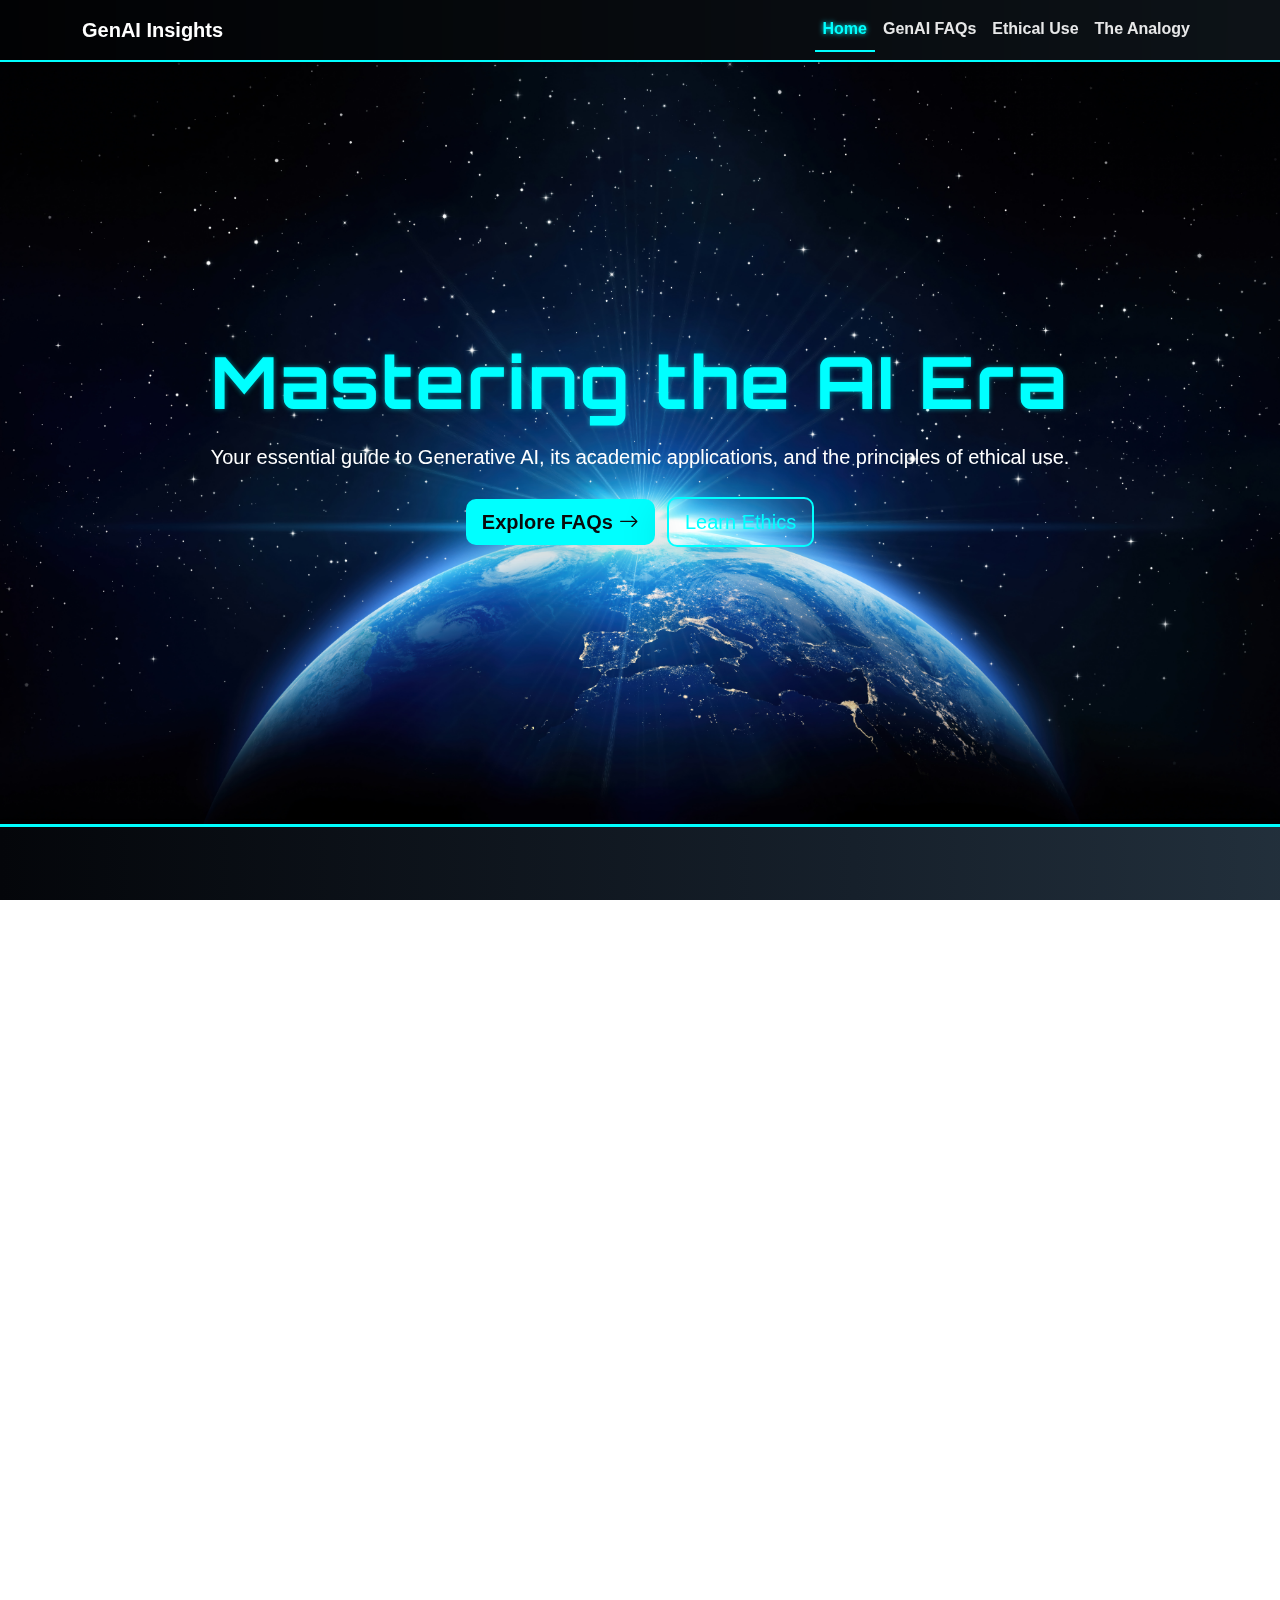
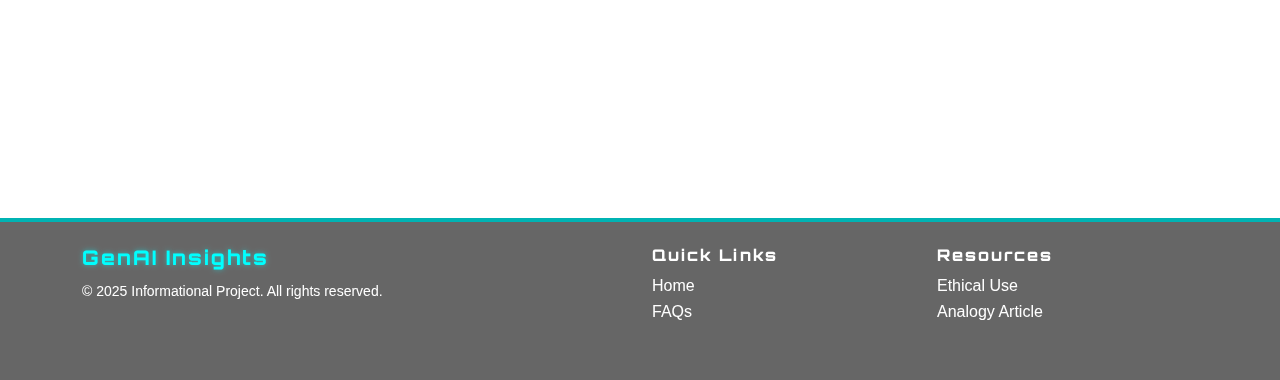
<file: index.html>
<!DOCTYPE html>
<html lang="en">
<head>
    <meta charset="UTF-8">
    <meta name="viewport" content="width=device-width, initial-scale=1.0">
    <title>GenAI & Ethics | Home</title>
    <link href="https://cdn.jsdelivr.net/npm/bootstrap@5.3.3/dist/css/bootstrap.min.css" rel="stylesheet" integrity="sha384-QWTKZyjpPEjISv5WaRU9OFeRpok6YctnYmDr5pNlyT2bRjXh0JMhjY6hW+ALEwIH" crossorigin="anonymous">
    <link rel="stylesheet" href="https://cdn.jsdelivr.net/npm/bootstrap-icons@1.11.3/font/bootstrap-icons.min.css">
    <link rel="stylesheet" href="assets/css/style.css">
    <link href="https://unpkg.com/aos@2.3.1/dist/aos.css" rel="stylesheet">
    <link href="https://fonts.googleapis.com/css2?family=Space+Mono:wght@400;700&display=swap" rel="stylesheet">    
    <link href="https://fonts.googleapis.com/css2?family=Orbitron:wght@400;700;800;900&display=swap" rel="stylesheet">
</head>
<body class="bg-futuristic-dark">

    <nav class="navbar navbar-expand-lg navbar-dark glassy-navbar sticky-top shadow-sm" data-aos="fade-down">
        <div class="container">
            <a class="navbar-brand fw-bold" href="index.html">GenAI Insights</a>
            <button class="navbar-toggler" type="button" data-bs-toggle="collapse" data-bs-target="#navbarNav" aria-controls="navbarNav" aria-expanded="false" aria-label="Toggle navigation">
                <span class="navbar-toggler-icon"></span>
            </button>
            <div class="collapse navbar-collapse" id="navbarNav">
                <ul class="navbar-nav ms-auto">
                    <li class="nav-item">
                        <a class="nav-link active" aria-current="page" href="index.html">Home</a>
                    </li>
                    <li class="nav-item">
                        <a class="nav-link" href="faq.html">GenAI FAQs</a>
                    </li>
                    <li class="nav-item">
                        <a class="nav-link" href="ethics.html">Ethical Use</a>
                    </li>
                    <li class="nav-item">
                        <a class="nav-link" href="article.html">The Analogy</a>
                    </li>
                </ul>
            </div>
        </div>
    </nav>

        <header class="hero-section d-flex align-items-center">
            <div class="container text-white" data-aos="fade-up">
                <div class="row align-items-center">
                    
                    
                    
                    <div class=" text-center  ">
                        <h1 class="display-2 fw-bolder mb-3 text-cyan-accent">Mastering the AI Era</h1>
                        <p class="lead mb-4">Your essential guide to Generative AI, its academic applications, and the principles of ethical use.</p>
                        <a href="faq.html" class="btn btn-glassy btn-lg me-2 shadow-lg">Explore FAQs <i class="bi bi-arrow-right"></i></a>
                        <a href="ethics.html" class="btn btn-outline-glassy btn-lg shadow-lg">Learn Ethics</a>
                    </div>

                </div>
            </div>
        </header>

            <main class="container my-5">
                <section class="glassy-section shadow-lg" data-aos="fade-up">
                    <div class="container-fluid py-5 text-white">
                        <h2 class="display-5 fw-bold text-cyan-accent">Why This Site Matters</h2>
                        <p class="col-md-8 fs-4 mt-3 text-light">Generative Artificial Intelligence is rapidly changing the landscape of education, work, and creativity. For students and professionals, understanding <b>WHAT</b> GenAI is and, more importantly, <b>HOW</b> to use it responsibly is crucial for academic integrity and future success. This site provides clear, actionable insights.</p>
                        <a class="btn btn-glassy btn-lg mt-3" type="button" href="ethics.html">Read Our Guidelines</a>
                    </div>
                </section>
                

            </main>

        
        <section class="row text-center g-4 my-4">
            <div class="col-md-4" data-aos="fade-right" data-aos-delay="100" class="burubox">
                <div class="card p-4 h-100 shadow-sm border-0 glassy-card hover-lift">
                    <i class="bi bi-question-circle-fill text-cyan-accent display-4 mb-3"></i>
                    <h3 class="card-title text-white">What is GenAI?</h3>
                    <p class="card-text text-light">Get clear, student-friendly answers to the most common questions about Generative AI's function and tools.</p>
                    <a href="faq.html" class="stretched-link"></a>
                </div>
            </div>
            <div class="col-md-4" data-aos="fade-up" data-aos-delay="200" class="burubox">
                <div class="card p-4 h-100 shadow-sm border-0 glassy-card hover-lift">
                    <i class="bi bi-shield-lock-fill text-cyan-accent display-4 mb-3"></i>
                    <h3 class="card-title text-white">Ethical Framework</h3>
                    <p class="card-text text-light">Learn the rules for responsible use in academics, avoiding plagiarism, and mitigating bias.</p>
                    <a href="ethics.html" class="stretched-link"></a>
                </div>
            </div>
            <div class="col-md-4" data-aos="fade-left" data-aos-delay="300" class="burubox">
                <div class="card p-4 h-100 shadow-sm border-0 glassy-card hover-lift">
                    <i class="bi bi-pencil-square text-cyan-accent display-4 mb-3"></i>
                    <h3 class="card-title text-white">Skill vs. Tool</h3>
                    <p class="card-text text-light">Read a thought-provoking analogy about using AI as a tool versus relying on it entirely.</p>
                    <a href="article.html" class="stretched-link"></a>
                </div>
            </div>
        </section>
    </main>


    <footer class="glassy-footer py-4 mt-5">
        <div class="container text-white">
            <div class="row">
                <div class="col-md-6 mb-3">
                    <h5 class="text-cyan-accent">GenAI Insights</h5>
                    <p><small>&copy; 2025 Informational Project. All rights reserved.</small></p>
                </div>
                <div class="col-md-3 mb-3">
                    <h6>Quick Links</h6>
                    <ul class="list-unstyled">
                        <li><a href="index.html" class="text-white text-decoration-none">Home</a></li>
                        <li><a href="faq.html" class="text-white text-decoration-none">FAQs</a></li>
                    </ul>
                </div>
                <div class="col-md-3 mb-3">
                    <h6>Resources</h6>
                    <ul class="list-unstyled">
                        <li><a href="ethics.html" class="text-white text-decoration-none">Ethical Use</a></li>
                        <li><a href="article.html" class="text-white text-decoration-none">Analogy Article</a></li>
                    </ul>
                </div>
            </div>
        </div>
    </footer>

    <script src="https://cdn.jsdelivr.net/npm/bootstrap@5.3.3/dist/js/bootstrap.bundle.min.js" integrity="sha384-YvpcrYf0tY3lHB60NNkmXc5s9fDVZLESaAA55NDzOxhy9GkcIdslK1eN7N6jIeHz" crossorigin="anonymous"></script>
    <script src="https://unpkg.com/aos@2.3.1/dist/aos.js"></script>
    <script src="assets/js/main.js"></script>
</body>
</html>
</file>
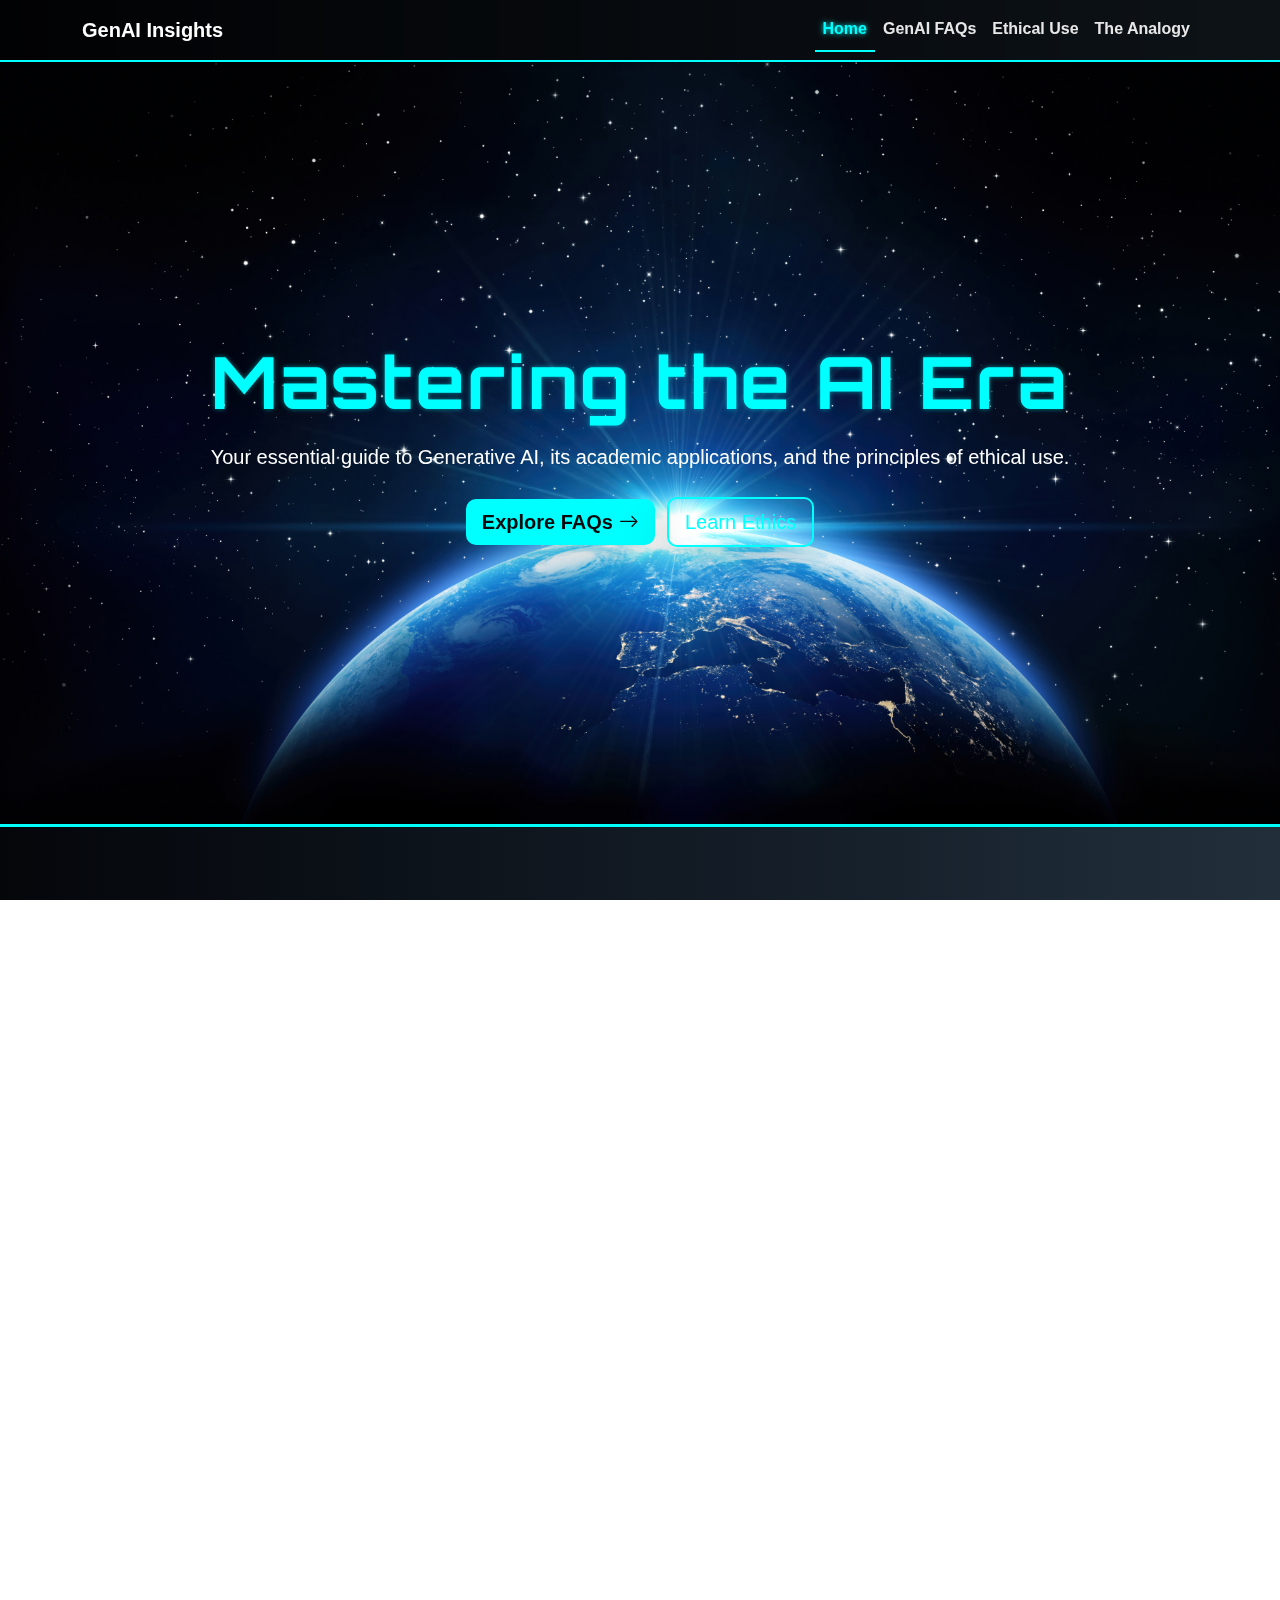
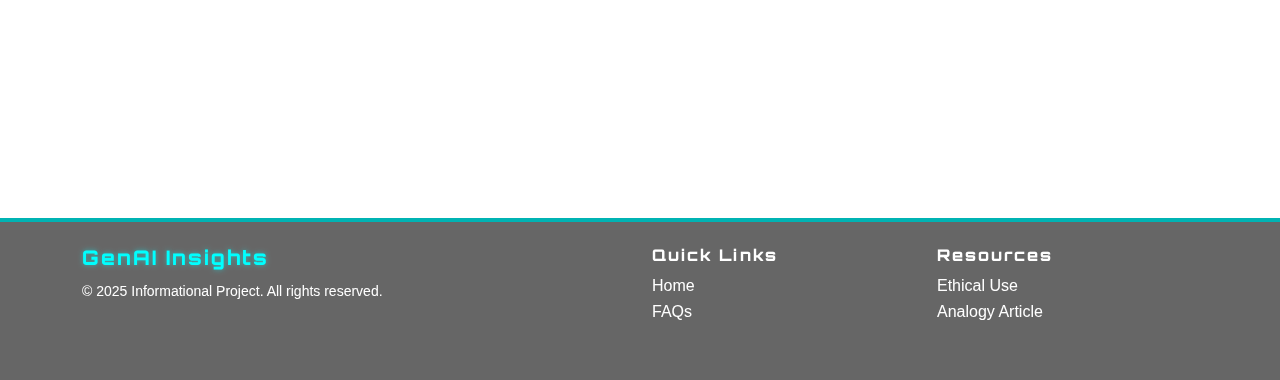
<file: project-root/index.html>
<!DOCTYPE html>
<html lang="en">
<head>
    <meta charset="UTF-8">
    <meta name="viewport" content="width=device-width, initial-scale=1.0">
    <title>GenAI & Ethics | Home</title>
    <link href="https://cdn.jsdelivr.net/npm/bootstrap@5.3.3/dist/css/bootstrap.min.css" rel="stylesheet" integrity="sha384-QWTKZyjpPEjISv5WaRU9OFeRpok6YctnYmDr5pNlyT2bRjXh0JMhjY6hW+ALEwIH" crossorigin="anonymous">
    <link rel="stylesheet" href="https://cdn.jsdelivr.net/npm/bootstrap-icons@1.11.3/font/bootstrap-icons.min.css">
    <link rel="stylesheet" href="assets/css/style.css">
    <link href="https://unpkg.com/aos@2.3.1/dist/aos.css" rel="stylesheet">
    <link href="https://fonts.googleapis.com/css2?family=Space+Mono:wght@400;700&display=swap" rel="stylesheet">    
    <link href="https://fonts.googleapis.com/css2?family=Orbitron:wght@400;700;800;900&display=swap" rel="stylesheet">
</head>
<body class="bg-futuristic-dark">

    <nav class="navbar navbar-expand-lg navbar-dark glassy-navbar sticky-top shadow-sm" data-aos="fade-down">
        <div class="container">
            <a class="navbar-brand fw-bold" href="index.html">GenAI Insights</a>
            <button class="navbar-toggler" type="button" data-bs-toggle="collapse" data-bs-target="#navbarNav" aria-controls="navbarNav" aria-expanded="false" aria-label="Toggle navigation">
                <span class="navbar-toggler-icon"></span>
            </button>
            <div class="collapse navbar-collapse" id="navbarNav">
                <ul class="navbar-nav ms-auto">
                    <li class="nav-item">
                        <a class="nav-link active" aria-current="page" href="index.html">Home</a>
                    </li>
                    <li class="nav-item">
                        <a class="nav-link" href="faq.html">GenAI FAQs</a>
                    </li>
                    <li class="nav-item">
                        <a class="nav-link" href="ethics.html">Ethical Use</a>
                    </li>
                    <li class="nav-item">
                        <a class="nav-link" href="article.html">The Analogy</a>
                    </li>
                </ul>
            </div>
        </div>
    </nav>

        <header class="hero-section d-flex align-items-center">
            <div class="container text-white" data-aos="fade-up">
                <div class="row align-items-center">
                    
                    <div class="center-text">
                        <h1 class="display-2 fw-bolder mb-3 text-cyan-accent ">Mastering the AI Era</h1>
                        <p class="lead mb-4">Your essential guide to Generative AI, its academic applications, and the principles of ethical use.</p>
                        <a href="faq.html" class="btn btn-glassy btn-lg me-2 shadow-lg">Explore FAQs <i class="bi bi-arrow-right"></i></a>
                        <a href="ethics.html" class="btn btn-outline-glassy btn-lg shadow-lg">Learn Ethics</a>
                    </div>

                </div>
            </div>
        </header>

            <main class="container my-5">
                <section class="glassy-section shadow-lg" data-aos="fade-up">
                    <div class="container-fluid py-5 text-white">
                        <h2 class="display-5 fw-bold text-cyan-accent">Why This Site Matters</h2>
                        <p class="col-md-8 fs-4 mt-3 text-light">Generative Artificial Intelligence is rapidly changing the landscape of education, work, and creativity. For students and professionals, understanding <b>WHAT</b> GenAI is and, more importantly, <b>HOW</b> to use it responsibly is crucial for academic integrity and future success. This site provides clear, actionable insights.</p>
                        <a class="btn btn-glassy btn-lg mt-3" type="button" href="ethics.html">Read Our Guidelines</a>
                    </div>
                </section>
                

            </main>

        
        <section class="row text-center g-4 my-4">
            <div class="col-md-4" data-aos="fade-right" data-aos-delay="100" class="burubox">
                <div class="card p-4 h-100 shadow-sm border-0 glassy-card hover-lift">
                    <i class="bi bi-question-circle-fill text-cyan-accent display-4 mb-3"></i>
                    <h3 class="card-title text-white">What is GenAI?</h3>
                    <p class="card-text text-light">Get clear, student-friendly answers to the most common questions about Generative AI's function and tools.</p>
                    <a href="faq.html" class="stretched-link"></a>
                </div>
            </div>
            <div class="col-md-4" data-aos="fade-up" data-aos-delay="200" class="burubox">
                <div class="card p-4 h-100 shadow-sm border-0 glassy-card hover-lift">
                    <i class="bi bi-shield-lock-fill text-cyan-accent display-4 mb-3"></i>
                    <h3 class="card-title text-white">Ethical Framework</h3>
                    <p class="card-text text-light">Learn the rules for responsible use in academics, avoiding plagiarism, and mitigating bias.</p>
                    <a href="ethics.html" class="stretched-link"></a>
                </div>
            </div>
            <div class="col-md-4" data-aos="fade-left" data-aos-delay="300" class="burubox">
                <div class="card p-4 h-100 shadow-sm border-0 glassy-card hover-lift">
                    <i class="bi bi-pencil-square text-cyan-accent display-4 mb-3"></i>
                    <h3 class="card-title text-white">Skill vs. Tool</h3>
                    <p class="card-text text-light">Read a thought-provoking analogy about using AI as a tool versus relying on it entirely.</p>
                    <a href="article.html" class="stretched-link"></a>
                </div>
            </div>
        </section>
    </main>


    <footer class="glassy-footer py-4 mt-5">
        <div class="container text-white">
            <div class="row">
                <div class="col-md-6 mb-3">
                    <h5 class="text-cyan-accent">GenAI Insights</h5>
                    <p><small>&copy; 2025 Informational Project. All rights reserved.</small></p>
                </div>
                <div class="col-md-3 mb-3">
                    <h6>Quick Links</h6>
                    <ul class="list-unstyled">
                        <li><a href="index.html" class="text-white text-decoration-none">Home</a></li>
                        <li><a href="faq.html" class="text-white text-decoration-none">FAQs</a></li>
                    </ul>
                </div>
                <div class="col-md-3 mb-3">
                    <h6>Resources</h6>
                    <ul class="list-unstyled">
                        <li><a href="ethics.html" class="text-white text-decoration-none">Ethical Use</a></li>
                        <li><a href="article.html" class="text-white text-decoration-none">Analogy Article</a></li>
                    </ul>
                </div>
            </div>
        </div>
    </footer>

    <script src="https://cdn.jsdelivr.net/npm/bootstrap@5.3.3/dist/js/bootstrap.bundle.min.js" integrity="sha384-YvpcrYf0tY3lHB60NNkmXc5s9fDVZLESaAA55NDzOxhy9GkcIdslK1eN7N6jIeHz" crossorigin="anonymous"></script>
    <script src="https://unpkg.com/aos@2.3.1/dist/aos.js"></script>
    <script src="assets/js/main.js"></script>
</body>
</html>
</file>
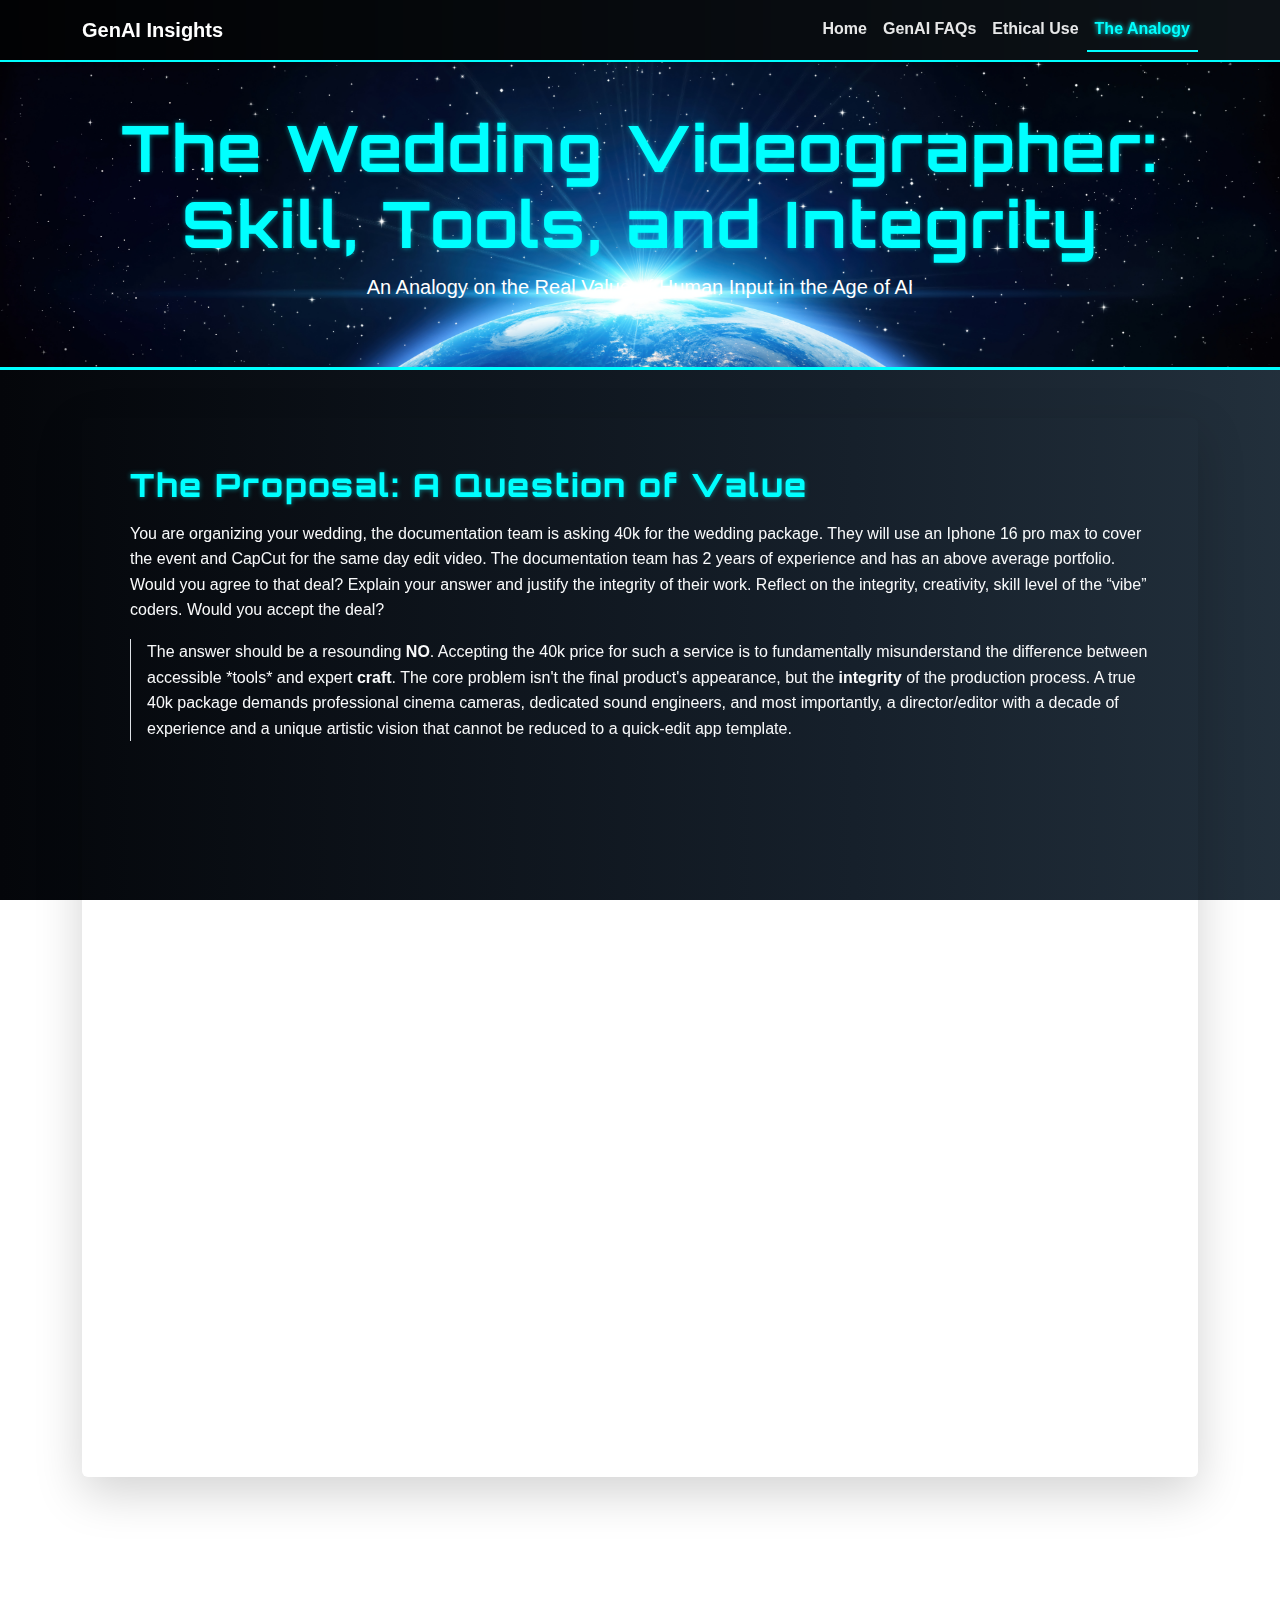
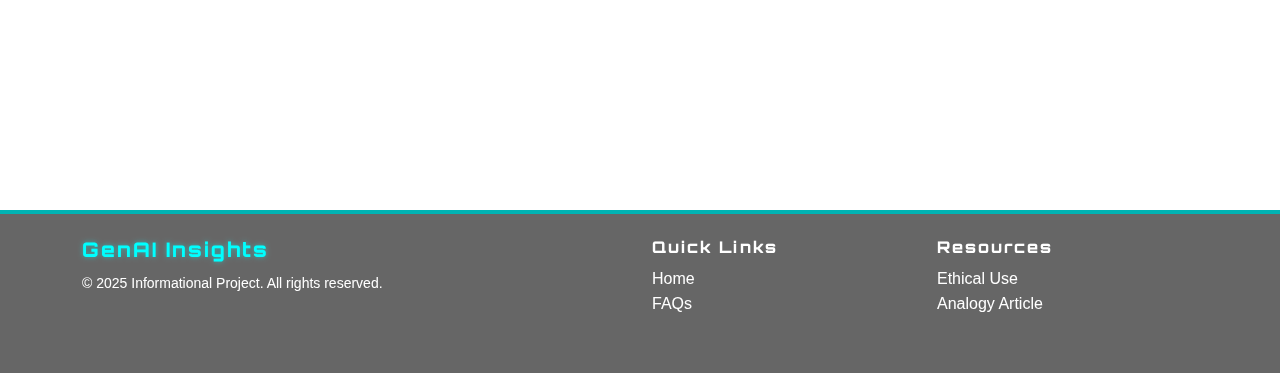
<file: article.html>
<!DOCTYPE html>
<html lang="en">
<head>
    <meta charset="UTF-8">
    <meta name="viewport" content="width=device-width, initial-scale=1.0">
    <title>GenAI & Ethics | The Analogy</title>
    <link href="https://cdn.jsdelivr.net/npm/bootstrap@5.3.3/dist/css/bootstrap.min.css" rel="stylesheet" integrity="sha384-QWTKZyjpPEjISv5WaRU9OFeRpok6YctnYmDr5pNlyT2bRjXh0JMhjY6hW+ALEwIH" crossorigin="anonymous">
    <link rel="stylesheet" href="https://cdn.jsdelivr.net/npm/bootstrap-icons@1.11.3/font/bootstrap-icons.min.css">
    <link rel="stylesheet" href="assets/css/style.css">
    <link href="https://unpkg.com/aos@2.3.1/dist/aos.css" rel="stylesheet">
    <link href="https://fonts.googleapis.com/css2?family=Space+Mono:wght@400;700&display=swap" rel="stylesheet">
    <link href="https://fonts.googleapis.com/css2?family=Orbitron:wght@400;700;800;900&display=swap" rel="stylesheet">
</head>
<body class="bg-futuristic-dark">

    <nav class="navbar navbar-expand-lg navbar-dark glassy-navbar sticky-top shadow-sm">
        <div class="container">
            <a class="navbar-brand fw-bold" href="index.html">GenAI Insights</a>
            <button class="navbar-toggler" type="button" data-bs-toggle="collapse" data-bs-target="#navbarNav" aria-controls="navbarNav" aria-expanded="false" aria-label="Toggle navigation">
                <span class="navbar-toggler-icon"></span>
            </button>
            <div class="collapse navbar-collapse" id="navbarNav">
                <ul class="navbar-nav ms-auto">
                    <li class="nav-item">
                        <a class="nav-link" href="index.html">Home</a>
                    </li>
                    <li class="nav-item">
                        <a class="nav-link" href="faq.html">GenAI FAQs</a>
                    </li>
                    <li class="nav-item">
                        <a class="nav-link" href="ethics.html">Ethical Use</a>
                    </li>
                    <li class="nav-item">
                        <a class="nav-link active" aria-current="page" href="article.html">The Analogy</a>
                    </li>
                </ul>
            </div>
        </div>
    </nav>

    <header class="py-5 text-center text-white header-banner" data-aos="zoom-in">
        <div class="container">
            <h1 class="display-3 fw-bolder text-cyan-accent">The Wedding Videographer: Skill, Tools, and Integrity</h1>
            <p class="lead">An Analogy on the Real Value of Human Input in the Age of AI</p>
        </div>
    </header>

    <main class="container my-5">
        <article class="col-lg-8 mx-auto glassy-article p-5 rounded shadow-lg">
            
            <section class="mb-5" data-aos="fade-up" data-aos-delay="100">
                <h2 class="text-cyan-accent mb-3">The Proposal: A Question of Value</h2>
                <p class="text-light">You are organizing your wedding, the documentation team is asking 40k for the wedding package. They will use an Iphone 16 pro max to cover the event and CapCut for the same day edit video. The documentation team has 2 years of experience and has an above average portfolio. Would you agree to that deal? Explain your answer and justify the integrity of their work. Reflect on the integrity, creativity, skill level of the “vibe” coders. Would you accept the deal? <br>

                        <blockquote class=" mt-3 border-start  ps-3">
                            <p class="card-text text-light">The answer should be a resounding <b>NO</b>. Accepting the 40k price for such a service is to fundamentally misunderstand the difference between accessible *tools* and expert <b>craft</b>. The core problem isn't the final product's appearance, but the <b>integrity</b> of the production process. A true 40k package demands professional cinema cameras, dedicated sound engineers, and most importantly, a director/editor with a decade of experience and a unique artistic vision that cannot be reduced to a quick-edit app template.
                            </p>
                        </blockquote>
                </p>
            </section>

            <section class="mb-5" data-aos="fade-up" data-aos-delay="100">
                <h2 class="text-cyan-accent mb-3">Integrity, Creativity, and Skill: The Core of True Value</h2>
                <blockquote class=" mt-3 border-start  ps-3">
                            <p class="card-text text-light">A contract is void if skill and creativity are exchanged for Equipment . The iPhone 16 Pro Max serves as a great consumer camera while CapCut serves as a great editor that is user-friendly; however both serve as the <b>flatteners</b> of the learning curve rather than as a replacement for the Human Artist. A skilled Videographer with integrity has an advanced understanding of professional cameras and editing software and can apply his or her expertise in creating an engaging story using elements like light, story sequence, and technical proficiency in camera and editing tools . An iPhone and CapCut sell the <b>though</b> of making a high quality video and while the quality is high, it does not equal the quality of a <b>genuine</b> professional video.
                            </p>
                </blockquote>
            </section>

            <section class="mb-5" data-aos="fade-up" data-aos-delay="200">
                <h2 class="text-cyan-accent mb-3">Connecting the Dots: The "Vibe Coder" Analogy in Development</h2>
                <p class="text-light">The current trend falls into the same category as a “vibe coder” or a student who uses only generative AI tools, such as GitHub Copilot or ChatGPT, which are similar to the newest versions of the iPhone and CapCut. They work great for rapidly drafting code, filling in pre-written templates, or coming up with quick fixes (the “vibe”); however, they lack the foundational skills that lead to actual professional growth for software engineers who earn $40,000 a year. An actual software engineer knows how to write clean, efficient, and reliable code through their knowledge of algorithms, architecture, debugging complex systems, and resolving issues when the generating models fail to produce an acceptable solution. A vibe coder may have created something that <b>looks</b> like it works, but they lack the knowledge needed to back it up or to repair breakage when a structural issue arises. A person would not pay $40,000 for a phone-created video, so likewise, a person should not consider an AI-generated solution the same as paying for a software engineer's full value.</p>
            </section>
        </article>

        <section class="mt-5 p-4 glassy-section rounded col-lg-8 mx-auto" data-aos="fade-up">
            <h3 class="text-cyan-accent mb-3">References</h3>
            <ul class="list-group list-group-flush small text-light">
                <li class="list-group-item glassy-list-item">https://www.creativebloq.com/ai/ai-art/as-an-artist-ive-been-resistant-to-ai-but-im-questioning-my-reasons</li>
                <li class="list-group-item glassy-list-item">https://sureshparimi.medium.com/vibe-coding-the-future-of-software-development-or-just-a-trend-the-new-term-i-learned-today-a87f86a534d0</li>
                <li class="list-group-item glassy-list-item">https://spectrum.ieee.org/vibe-coding#:~:text=18-,Matthew%20S.,coding%2C%20is%20picking%20up%20steam.&text=%E2%80%9CWait!,has%20implications%20for%20software%20engineering.</li>
            </ul>
        </section>
    </main>

    <footer class="glassy-footer py-4 mt-5">
        <div class="container text-white">
            <div class="row">
                <div class="col-md-6 mb-3">
                    <h5 class="text-cyan-accent">GenAI Insights</h5>
                    <p><small>&copy; 2025 Informational Project. All rights reserved.</small></p>
                </div>
                <div class="col-md-3 mb-3">
                    <h6>Quick Links</h6>
                    <ul class="list-unstyled">
                        <li><a href="index.html" class="text-white text-decoration-none">Home</a></li>
                        <li><a href="faq.html" class="text-white text-decoration-none">FAQs</a></li>
                    </ul>
                </div>
                <div class="col-md-3 mb-3">
                    <h6>Resources</h6>
                    <ul class="list-unstyled">
                        <li><a href="ethics.html" class="text-white text-decoration-none">Ethical Use</a></li>
                        <li><a href="article.html" class="text-white text-decoration-none">Analogy Article</a></li>
                    </ul>
                </div>
            </div>
        </div>
    </footer>

    <script src="https://cdn.jsdelivr.net/npm/bootstrap@5.3.3/dist/js/bootstrap.bundle.min.js" integrity="sha384-YvpcrYf0tY3lHB60NNkmXc5s9fDVZLESaAA55NDzOxhy9GkcIdslK1eN7N6jIeHz" crossorigin="anonymous"></script>
    <script src="https://unpkg.com/aos@2.3.1/dist/aos.js"></script>
    <script src="assets/js/main.js"></script>
</body>
</html>
</file>
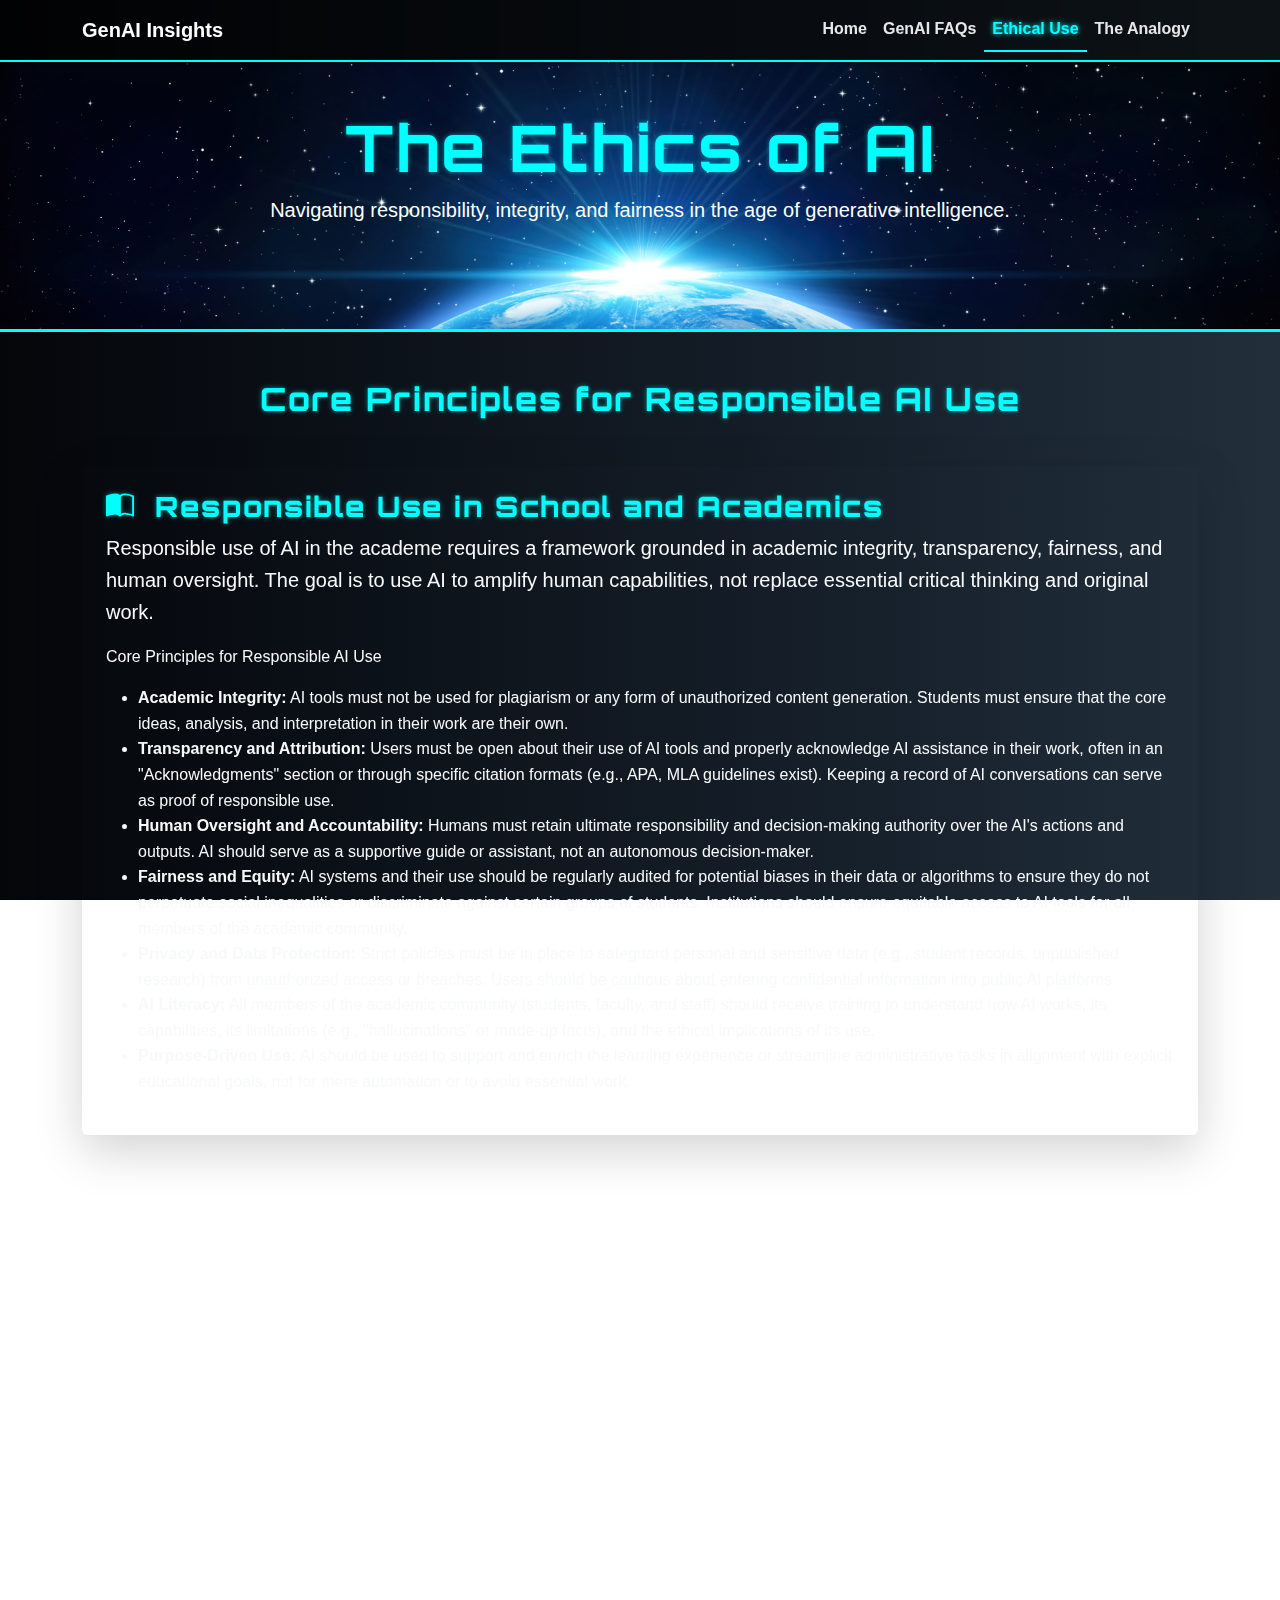
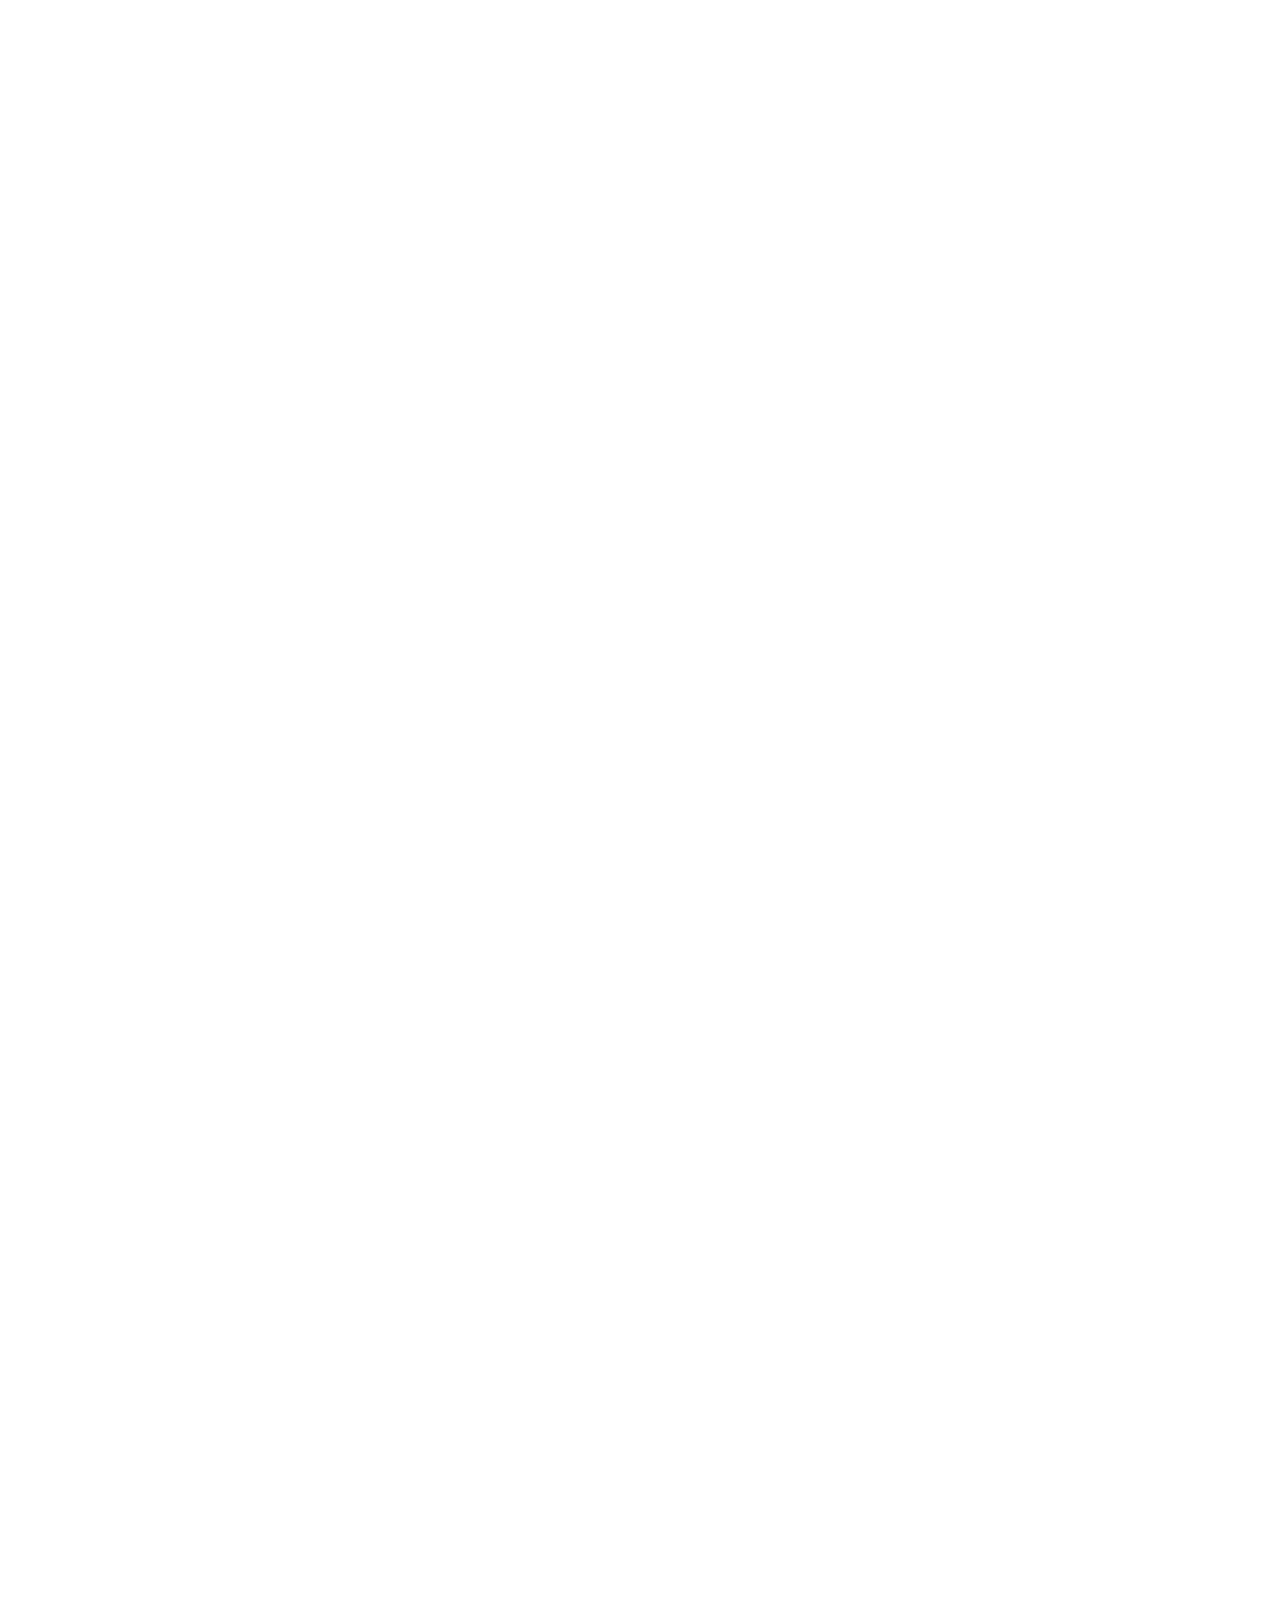
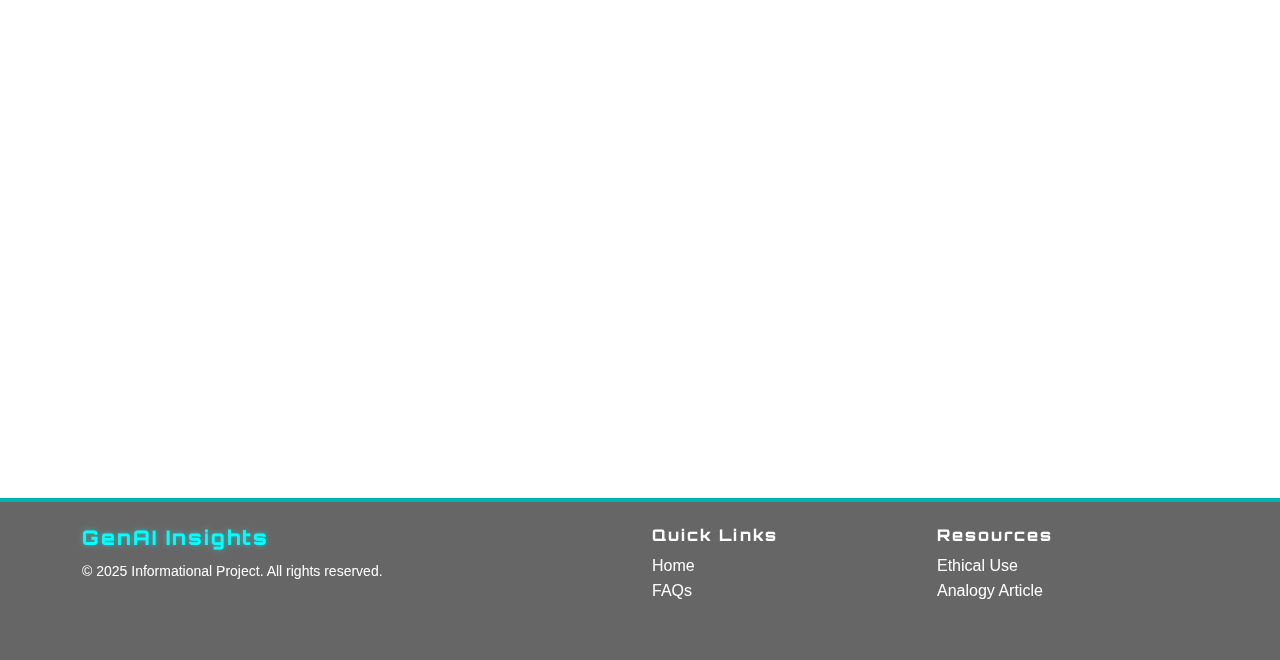
<file: ethics.html>
<!DOCTYPE html>
<html lang="en">
<head>
    <meta charset="UTF-8">
    <meta name="viewport" content="width=device-width, initial-scale=1.0">
    <title>GenAI & Ethics | Ethical Use</title>
    <link href="https://cdn.jsdelivr.net/npm/bootstrap@5.3.3/dist/css/bootstrap.min.css" rel="stylesheet" integrity="sha384-QWTKZyjpPEjISv5WaRU9OFeRpok6YctnYmDr5pNlyT2bRjXh0JMhjY6hW+ALEwIH" crossorigin="anonymous">
    <link rel="stylesheet" href="https://cdn.jsdelivr.net/npm/bootstrap-icons@1.11.3/font/bootstrap-icons.min.css">
    <link rel="stylesheet" href="assets/css/style.css">
    <link href="https://unpkg.com/aos@2.3.1/dist/aos.css" rel="stylesheet">
    <link href="https://fonts.googleapis.com/css2?family=Space+Mono:wght@400;700&display=swap" rel="stylesheet">
    <link href="https://fonts.googleapis.com/css2?family=Orbitron:wght@400;700;800;900&display=swap" rel="stylesheet">
</head>
<body class="bg-futuristic-dark">

    <nav class="navbar navbar-expand-lg navbar-dark glassy-navbar sticky-top shadow-sm">
        <div class="container">
            <a class="navbar-brand fw-bold" href="index.html">GenAI Insights</a>
            <button class="navbar-toggler" type="button" data-bs-toggle="collapse" data-bs-target="#navbarNav" aria-controls="navbarNav" aria-expanded="false" aria-label="Toggle navigation">
                <span class="navbar-toggler-icon"></span>
            </button>
            <div class="collapse navbar-collapse" id="navbarNav">
                <ul class="navbar-nav ms-auto">
                    <li class="nav-item">
                        <a class="nav-link" href="index.html">Home</a>
                    </li>
                    <li class="nav-item">
                        <a class="nav-link" href="faq.html">GenAI FAQs</a>
                    </li>
                    <li class="nav-item">
                        <a class="nav-link active" aria-current="page" href="ethics.html">Ethical Use</a>
                    </li>
                    <li class="nav-item">
                        <a class="nav-link" href="article.html">The Analogy</a>
                    </li>
                </ul>
            </div>
        </div>
    </nav>

    <header class="py-5 text-center text-white header-banner" data-aos="zoom-in">
        <div class="container">
            <h1 class="display-3 fw-bolder text-cyan-accent">The Ethics of AI</h1>
            <p class="lead">Navigating responsibility, integrity, and fairness in the age of generative intelligence.</p>
        </div>
    </header>

    <main class="container my-5">
        <h2 class="text-center mb-5 text-cyan-accent" data-aos="fade-up">Core Principles for Responsible AI Use</h2>
        
        <section class="mb-5 p-4 rounded glassy-section shadow-lg" data-aos="fade-up">
            <h3 class="text-cyan-accent"><i class="bi bi-book-half me-2"></i> Responsible Use in School and Academics</h3>
            <p class="lead text-light">Responsible use of AI in the academe requires a framework grounded in academic integrity, transparency, fairness, and human oversight. The goal is to use AI to amplify human capabilities, not replace essential critical thinking and original work. </p>
            <p class="text-light">Core Principles for Responsible AI Use</p>
            <ul class="text-light">
                <li><b>Academic Integrity:</b> AI tools must not be used for plagiarism or any form of unauthorized content generation. Students must ensure that the core ideas, analysis, and interpretation in their work are their own.</li>
                <li><b>Transparency and Attribution:</b> Users must be open about their use of AI tools and properly acknowledge AI assistance in their work, often in an "Acknowledgments" section or through specific citation formats (e.g., APA, MLA guidelines exist). Keeping a record of AI conversations can serve as proof of responsible use.</li>
                <li><b>Human Oversight and Accountability:</b> Humans must retain ultimate responsibility and decision-making authority over the AI's actions and outputs. AI should serve as a supportive guide or assistant, not an autonomous decision-maker.</li>
                <li><b>Fairness and Equity:</b> AI systems and their use should be regularly audited for potential biases in their data or algorithms to ensure they do not perpetuate social inequalities or discriminate against certain groups of students. Institutions should ensure equitable access to AI tools for all members of the academic community.</li>
                <li><b>Privacy and Data Protection:</b> Strict policies must be in place to safeguard personal and sensitive data (e.g., student records, unpublished research) from unauthorized access or breaches. Users should be cautious about entering confidential information into public AI platforms.</li>
                <li><b>AI Literacy:</b> All members of the academic community (students, faculty, and staff) should receive training to understand how AI works, its capabilities, its limitations (e.g., "hallucinations" or made-up facts), and the ethical implications of its use.</li>
                <li><b>Purpose-Driven Use:</b> AI should be used to support and enrich the learning experience or streamline administrative tasks in alignment with explicit educational goals, not for mere automation or to avoid essential work. </li>
            </ul>
        </section>

        <section class="row g-4 mb-5">
            <div class="col-md-6" data-aos="fade-right">
                <div class="card h-100 p-4 glassy-card border-danger shadow-sm hover-grow">
                    <div class="card-body">
                        <h4 class="card-title text-danger"><i class="bi bi-file-earmark-code me-2"></i> Avoiding Plagiarism and Misuse</h4>
                        <p class="card-text text-light">The methods needed for avoiding plagiarism differ depending on why and how an author is reusing some else's work. For example:</p>
                        
                        <blockquote class=" mt-3 border-start border-danger ps-3">
                            <p class="card-text text-light">
                                <ul>
                                    <li><b>Quotations:</b> Authors may use the exact words of others, or direct quotations, when they offer a voice of authority or have notable impact in their original form. The quoted material must be introduced, enclosed with quotation marks, and cited appropriately.</li>
                                </ul>
                            </p>
                        </blockquote>
                        <blockquote class=" mt-3 border-start border-danger ps-3">
                            <p class="card-text text-light">
                                <ul>
                                    <li><b>Paraphrasing:</b> The process of restating someone else's ideas in your own words is paraphrasing. By changing the wording when expressing an existing idea, authors can retain their own voice and flow in the manuscript. It requires proper attribution to avoid unintentional plagiarism.</li>
                                </ul>
                            </p>
                        </blockquote>
                        <blockquote class=" mt-3 border-start border-danger ps-3">
                            <p class="card-text text-light">
                                <ul>
                                    <li><b>When Using AI:</b> AI writing tools have limited capabilities and should be used as a supplement to, not replacement for, the writing process. To avoid plagiarism, always conduct thorough research and verify all AI-generated content and sources. Then, incorporate that information into your work to create an accurate and original piece.</li>
                                </ul>
                            </p>
                        </blockquote>
                        
                    </div>
                </div>
            </div>
            <div class="col-md-6" data-aos="fade-left">
                <div class="card h-100 p-4 glassy-card border-warning shadow-sm hover-grow">
                    <div class="card-body">
                        <h4 class="card-title text-warning"><i class="bi bi-patch-exclamation me-2"></i> Accuracy and Verification of AI Outputs</h4>
                        <p class="card-text text-light">AI accuracy is the proportion of a model's outputs that match a defined "ground truth" for a task.</p>
                        <blockquote class=" mt-3 border-start border-warning ps-3">
                            <p class="card-text text-light">
                                AI accuracy defines the proportion of a model's outputs that correctly match the ground truth, but in practice, it reflects robust generalization, consistency across segments, and an acceptable balance of error types (captured by metrics like Precision, Recall, or RMSE). Trustworthy enterprise AI requires accuracy evaluation to consider business impact, risk tolerance, and bias, as high headline accuracy can mask failures in edge cases or biased outcomes. Achieving and maintaining robust accuracy depends on sound practices, suitable metrics, and continuous monitoring, requiring coordination among high-quality training data, appropriate model architecture, robust validation methodology, and correctly chosen error metrics.
                            </p>
                        </blockquote>

                        <blockquote class=" mt-3 border-start border-warning ps-3">
                            <p class="card-text text-light">
                                Metadata is a foundational element that sustains and improves AI accuracy. By providing context on data lineage, definitions, quality, and provenance, metadata enables informed model development, ensures transparent traceability, and helps detect and reduce bias or error states. Models with strong metadata awareness typically outperform those without it. Organizations must implement best practices like clear objective setting, robust metadata infrastructure, continuous data quality maintenance, and active monitoring for data drift and degradation to ensure AI systems remain reliable, transparent, and deliver continuous business value over time.
                            </p>
                        </blockquote>
                    </div>
                </div>
            </div>
        </section>
        
        <section class="mb-5 p-4 rounded glassy-section shadow-lg" data-aos="fade-up">
            <h3 class="text-cyan-accent"><i class="bi bi-people-fill me-2"></i> Bias and Fairness in AI</h3>
            <p class="lead text-light"><b>What Is Fairness in AI?</b></p>
            <p class="text-light">Fairness in AI means ensuring that systems operate impartially and justly, avoiding favoritism or discrimination.<br></p>
                        <blockquote class=" mt-3 border-start  ps-3">
                            <p class="card-text text-light">
                                <ul>
                                    <li><b>Core Concept:</b> AI fairness involves using data responsibly to design, train, and deploy models that make decisions without causing unjustified adverse effects on individuals or groups based on characteristics like race, gender, or socioeconomic status.</li>
                                    <li><b>Importance:</b> It is crucial for: <br>- Building trust and achieving the widespread acceptance of AI systems. <br>- Avoiding legal consequences of unfair decisions.</li>
                                    <li><b>Practical Examples:</b> Fairness is needed so that AI can provide: <br>- Consistent and unbiased customer support. <br>- Impartial loan approvals. <br>- Equitable healthcare diagnoses.</li>
                                </ul>
                            </p>
                        </blockquote>
                
            <p class="lead text-light"><b>What Is Bias in AI?</b></p>
            <p class="text-light">AI bias refers to systematic errors in AI systems that result in unfair or skewed outcomes, such as incorrect predictions or decision-making that disproportionately affects marginalized groups.<br></p>
            <p class="text-light">It stems from prejudiced assumptions made during the development and deployment of the AI, particularly in data collection and preparation.<br></p>
            <p class="text-light"><b>Example (Hiring):</b> An HR algorithm trained on historical data that favors candidates from specific schools or with certain merits can perpetuate inequality, limit diversity, and lead to discrimination lawsuits.<br></p>
            <p class="text-light"><b>Source of Bias:</b> Algorithmic biases can be introduced throughout the AI system's lifecycle:<br></p>

                        <blockquote class=" mt-3 border-start  ps-3">
                            <p class="card-text text-light">
                                <ul>
                                    <li><b>Bias in the Data:</b> <br>- Training data may not accurately <b>represent</b> certain populations. <br>- Datasets may reflect <b>historical and existing biases</b> in the world, which are then carried forward into the AI system.</li>
                                    <li><b>Bias from Humans:</b> <br>- People control factors like selecting/excluding datasets, labeling data, and managing <b>feedback loops</b>. <br>- Their choices and inherent biases can <b>inadvertently introduce bias</b> into the AI systems they create.</li>
                                </ul>
                            </p>
                        </blockquote>


            <p class="fst-italic small text-light">Ethical users must critically review outputs for fairness and actively prompt the model to consider diverse viewpoints.</p>
        </section>
        
        <section class="mb-5">
            <h2 class="text-center mb-4 text-cyan-accent" data-aos="fade-up">💡 Personal Recommended Guidelines</h2>
            <div class="row g-3">
                <div class="col-lg-4" data-aos="zoom-in-up" data-aos-delay="100">
                    <div class="card text-center p-3 h-100 glassy-card-bold shadow-lg hover-lift">
                        <i class="bi bi-1-circle display-4 mb-2 text-white"></i>
                        <h5 class="card-title fw-bold text-white">Be Transparent</h5>
                        <p class="card-text text-light">Always disclose your use of AI to your instructor or employer, as per their rules. Never pass off AI work as purely your own.</p>
                    </div>
                </div>
                <div class="col-lg-4" data-aos="zoom-in-up" data-aos-delay="200">
                    <div class="card text-center p-3 h-100 glassy-card-bold shadow-lg hover-lift">
                        <i class="bi bi-2-circle display-4 mb-2 text-white"></i>
                        <h5 class="card-title fw-bold text-white">Verify & Refine</h5>
                        <p class="card-text text-light">Do not submit raw AI output. Review, edit, and fact-check everything. Add your unique voice and critical insights.</p>
                    </div>
                </div>
                <div class="col-lg-4" data-aos="zoom-in-up" data-aos-delay="300">
                    <div class="card text-center p-3 h-100 glassy-card-bold shadow-lg hover-lift">
                        <i class="bi bi-3-circle display-4 mb-2 text-white"></i>
                        <h5 class="card-title fw-bold text-white">Protect Data</h5>
                        <p class="card-text text-light">Never input proprietary, confidential, or personally identifiable information into any AI model.</p>
                    </div>
                </div>
            </div>
        </section>

        <section class="mt-5 p-4 glassy-section rounded" data-aos="fade-up">
            <h3 class="text-cyan-accent mb-3">References</h3>
            <ul class="list-group list-group-flush small text-light">
                <li class="list-group-item glassy-list-item">https://www.enrollify.org/blog/ethical-considerations-for-ai-use-in-education#:~:text=of%20unintended%20harm.-,%E2%80%8D,or%20how%20it%20is%20programmed.</li>
                <li class="list-group-item glassy-list-item">https://www.aje.com/arc/guide-to-avoiding-plagiarism-ai</li>
                <li class="list-group-item glassy-list-item">https://www.alation.com/glossary/ai-accuracy/</li>
                <li class="list-group-item glassy-list-item">https://www.blueprism.com/resources/blog/bias-fairness-ai/</li>
            </ul>
        </section>
    </main>

    <footer class="glassy-footer py-4 mt-5">
        <div class="container text-white">
            <div class="row">
                <div class="col-md-6 mb-3">
                    <h5 class="text-cyan-accent">GenAI Insights</h5>
                    <p><small>&copy; 2025 Informational Project. All rights reserved.</small></p>
                </div>
                <div class="col-md-3 mb-3">
                    <h6>Quick Links</h6>
                    <ul class="list-unstyled">
                        <li><a href="index.html" class="text-white text-decoration-none">Home</a></li>
                        <li><a href="faq.html" class="text-white text-decoration-none">FAQs</a></li>
                    </ul>
                </div>
                <div class="col-md-3 mb-3">
                    <h6>Resources</h6>
                    <ul class="list-unstyled">
                        <li><a href="ethics.html" class="text-white text-decoration-none">Ethical Use</a></li>
                        <li><a href="article.html" class="text-white text-decoration-none">Analogy Article</a></li>
                    </ul>
                </div>
            </div>
        </div>
    </footer>

    <script src="https://cdn.jsdelivr.net/npm/bootstrap@5.3.3/dist/js/bootstrap.bundle.min.js" integrity="sha384-YvpcrYf0tY3lHB60NNkmXc5s9fDVZLESaAA55NDzOxhy9GkcIdslK1eN7N6jIeHz" crossorigin="anonymous"></script>
    <script src="https://unpkg.com/aos@2.3.1/dist/aos.js"></script>
    <script src="assets/js/main.js"></script>
</body>
</html>
</file>
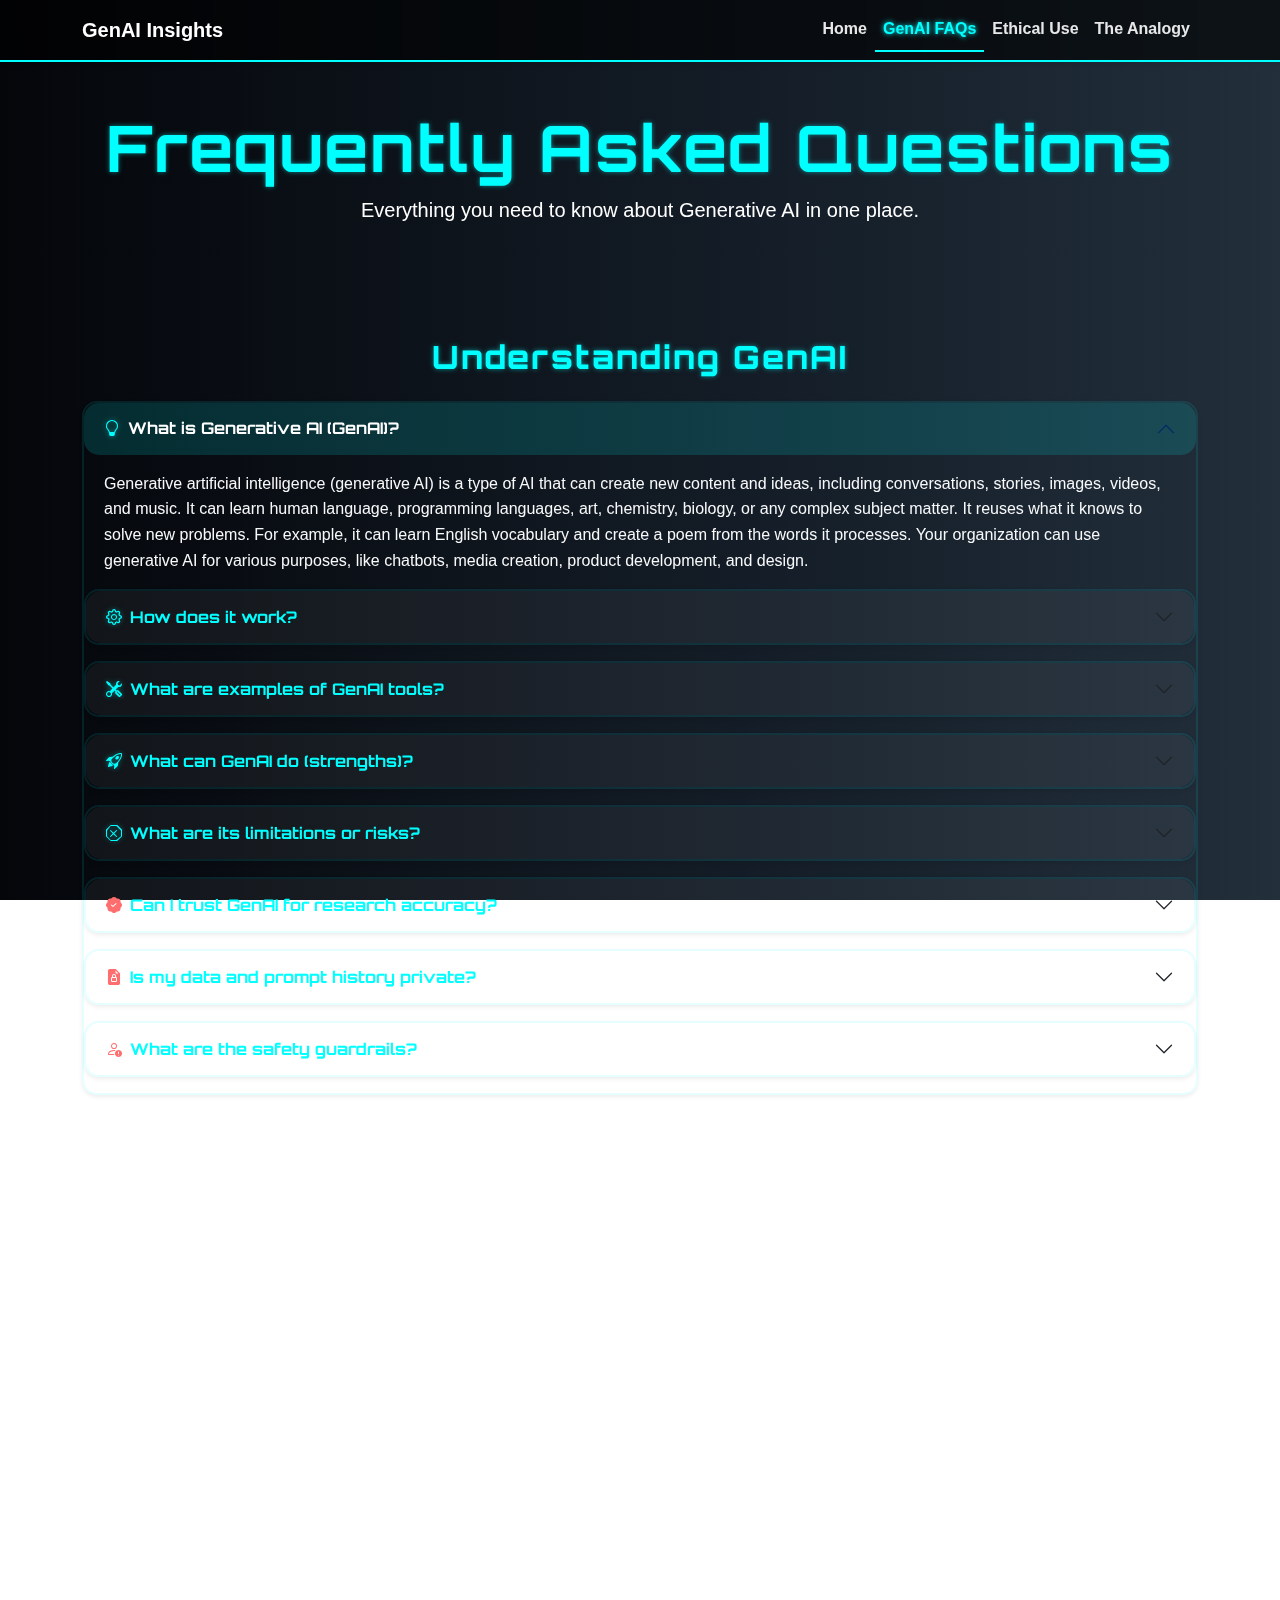
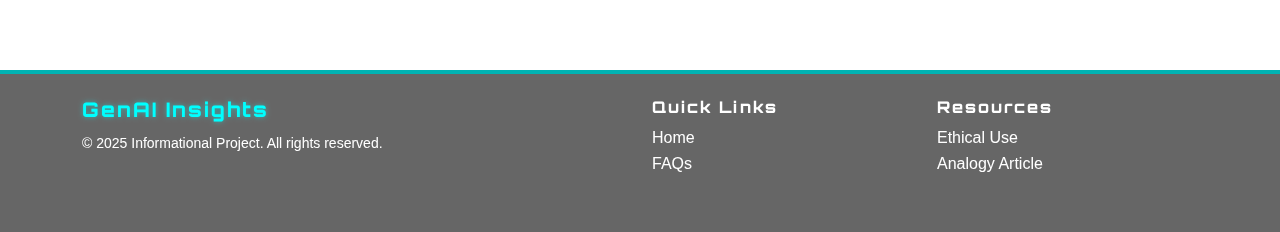
<file: faq.html>
<!DOCTYPE html>
<html lang="en">
<head>
    <meta charset="UTF-8">
    <meta name="viewport" content="width=device-width, initial-scale=1.0">
    <title>GenAI & Ethics | FAQs</title>
    <link href="https://cdn.jsdelivr.net/npm/bootstrap@5.3.3/dist/css/bootstrap.min.css" rel="stylesheet" integrity="sha384-QWTKZyjpPEjISv5WaRU9OFeRpok6YctnYmDr5pNlyT2bRjXh0JMhjY6hW+ALEwIH" crossorigin="anonymous">
    <link rel="stylesheet" href="https://cdn.jsdelivr.net/npm/bootstrap-icons@1.11.3/font/bootstrap-icons.min.css">
    <link rel="stylesheet" href="assets/css/style.css">
    <link href="https://unpkg.com/aos@2.3.1/dist/aos.css" rel="stylesheet">
    <link href="https://fonts.googleapis.com/css2?family=Space+Mono:wght@400;700&display=swap" rel="stylesheet">    
    <link href="https://fonts.googleapis.com/css2?family=Orbitron:wght@400;700;800;900&display=swap" rel="stylesheet">
</head>
<body class="bg-futuristic-dark">

    <nav class="navbar navbar-expand-lg navbar-dark glassy-navbar sticky-top shadow-sm">
        <div class="container">
            <a class="navbar-brand fw-bold" href="index.html">GenAI Insights</a>
            <button class="navbar-toggler" type="button" data-bs-toggle="collapse" data-bs-target="#navbarNav" aria-controls="navbarNav" aria-expanded="false" aria-label="Toggle navigation">
                <span class="navbar-toggler-icon"></span>
            </button>
            <div class="collapse navbar-collapse" id="navbarNav">
                <ul class="navbar-nav ms-auto">
                    <li class="nav-item">
                        <a class="nav-link" href="index.html">Home</a>
                    </li>
                    <li class="nav-item">
                        <a class="nav-link active" aria-current="page" href="faq.html">GenAI FAQs</a>
                    </li>
                    <li class="nav-item">
                        <a class="nav-link" href="ethics.html">Ethical Use</a>
                    </li>
                    <li class="nav-item">
                        <a class="nav-link" href="article.html">The Analogy</a>
                    </li>
                </ul>
            </div>
        </div>
    </nav>

    <header class="py-5 text-center text-white hero-banner" data-aos="zoom-in">
        <div class="container">
            <h1 class="display-3 fw-bolder text-cyan-accent">Frequently Asked Questions</h1>
            <p class="lead">Everything you need to know about Generative AI in one place.</p>
        </div>
    </header>

    <main class="container my-5">
        <h2 class="text-center mb-4 text-cyan-accent" data-aos="fade-up">Understanding GenAI</h2>
        
        <div class="accordion glassy-accordion" id="genaiFaqs" data-aos="fade-up" data-aos-delay="100">

            <div class="accordion-item shadow-sm mb-3">
                <h3 class="accordion-header" id="headingOne">
                    <button class="accordion-button fw-bold" type="button" data-bs-toggle="collapse" data-bs-target="#collapseOne" aria-expanded="true" aria-controls="collapseOne">
                        <i class="bi bi-lightbulb me-2 text-cyan-accent"></i> What is Generative AI (GenAI)?
                    </button>
                </h3>
                <div id="collapseOne" class="accordion-collapse collapse show" aria-labelledby="headingOne" data-bs-parent="#genaiFaqs">
                    <div class="accordion-body text-light">
                        Generative artificial intelligence (generative AI) is a type of AI that can create new content and ideas, including conversations, stories, images, videos, and music. It can learn human language, programming languages, art, chemistry, biology, or any complex subject matter. It reuses what it knows to solve new problems. For example, it can learn English vocabulary and create a poem from the words it processes. Your organization can use generative AI for various purposes, like chatbots, media creation, product development, and design.
                </div>
            </div>

            <div class="accordion-item shadow-sm mb-3">
                <h3 class="accordion-header" id="headingTwo">
                    <button class="accordion-button collapsed fw-bold" type="button" data-bs-toggle="collapse" data-bs-target="#collapseTwo" aria-expanded="false" aria-controls="collapseTwo">
                        <i class="bi bi-gear me-2 text-cyan-accent"></i> How does it work?
                    </button>
                </h3>
                <div id="collapseTwo" class="accordion-collapse collapse" aria-labelledby="headingTwo" data-bs-parent="#genaiFaqs">
                    <div class="accordion-body text-light">
                        GenAI works through using algorithms to learn from vast amounts of data to identify patterns, make predictions, and perform tasks that typically require human intelligence. This is a process of continuous learning, where the AI's models are trained on data, and then refined through feedback loops to improve accuracy over time without being explicitly programmed for every single scenario. 
                    </div>
                </div>
            </div>

            <div class="accordion-item shadow-sm mb-3">
                <h3 class="accordion-header" id="headingThree">
                    <button class="accordion-button collapsed fw-bold" type="button" data-bs-toggle="collapse" data-bs-target="#collapseThree" aria-expanded="false" aria-controls="collapseThree">
                        <i class="bi bi-tools me-2 text-cyan-accent"></i> What are examples of GenAI tools?
                    </button>
                </h3>
                <div id="collapseThree" class="accordion-collapse collapse" aria-labelledby="headingThree" data-bs-parent="#genaiFaqs">
                    <div class="accordion-body text-light">
                        Examples of GenAI tools include large language models like ChatGPT, Google Gemini, and Microsoft Copilot, as well as image generators such as DALL-E, Midjourney, and Adobe Firefly. Other categories include audio and video generators, code assistants like GitHub Copilot, and specialized tools for tasks like research, data analysis, and design. Here are some common types: <br><br>
                        <ul>
                            <li><b>ChatGPT</b>: A versatile chatbot for conversation, writing assistance, and brainstorming.</li>
                            <li><b>Google Gemini</b>: Can handle text, images, audio, and video to generate responses.</li>
                            <li><b>Claude</b>: A large language model developed by Anthropic.</li>
                            <li><b>Microsoft Copilot</b>: An AI assistant that integrates with Microsoft 365 to answer questions and generate text. </li>
                        </ul>
                    </div>
                </div>
            </div>

            <div class="accordion-item shadow-sm mb-3">
                <h3 class="accordion-header" id="headingFour">
                    <button class="accordion-button collapsed fw-bold" type="button" data-bs-toggle="collapse" data-bs-target="#collapseFour" aria-expanded="false" aria-controls="collapseFour">
                        <i class="bi bi-rocket-takeoff me-2 text-cyan-accent"></i> What can GenAI do (strengths)?
                    </button>
                </h3>
                <div id="collapseFour" class="accordion-collapse collapse" aria-labelledby="headingFour" data-bs-parent="#genaiFaqs">
                    <div class="accordion-body text-light">
                        Generative AI (GenAI) excels at creating new, original content, automating time-consuming tasks, and analyzing large volumes of data to provide insights, thereby significantly boosting human productivity and creativity across various industries. Common use cases include:
                        <ul>
                            <li><b>Diverse outputs</b>: GenAI can produce what seems like diverse and original outputs. It can create content through capturing nuances in language, based on patterns which we may not have seen before in the data they were trained on. This helps to open up different perspectives and can give us ideas on how to explore topics from a variety of viewpoints.</li>
                            <li><b>Levelling the playing field</b>: Gen AI can process and interpret human language in a conversational style, which allows it to generate contextually relevant responses to user prompts. It can also reformulate text to simplify or summarise it, which can help people start to understand more complex ideas. Gen AI can also process and generate text in multiple languages.</li>
                            <li><b>Organisational productivity</b>: Gen AI can be fine-tuned for different domains, so it can be made widely available for a variety of tasks. Some examples include chatbots, content generation and language translation. This can help boost organisational productivity. Gen AI can answer questions in a human-like style, reduce effort on tedious and monotonous tasks, provide accessible summaries of complex topics, produce automatic translations and transcriptions, etc.</li>
                            <li><b>Personalisation</b>: Gen AI models can remember previous interactions, which results in more coherent and relevant conversation experiences for users. You can ask some models to remember your writing style or how you want to present your data. You can even ask a chat tool to test your knowledge against any piece of content. Gen AI can generate quick responses, which produces rapid interactions and real-time applications.</li>
                            <li><b>Industry applications</b>: It is anticipated that most industry and workplaces will be using a form of Generative AI in the future to enhance and optimise their work. Gen AI is already integrating into our daily learning and work tools, such as Copilot within Microsoft Office, or the AI content generator in Grammarly. So it is important to develop your skills in using Gen AI effectively and ethically.</li>
                        </ul>
                    </div>
                </div>
            </div>

            <div class="accordion-item shadow-sm mb-3">
                <h3 class="accordion-header" id="headingFive">
                    <button class="accordion-button collapsed fw-bold" type="button" data-bs-toggle="collapse" data-bs-target="#collapseFive" aria-expanded="false" aria-controls="collapseFive">
                        <i class="bi bi-x-octagon me-2 text-cyan-accent"></i> What are its limitations or risks?
                    </button>
                </h3>
                <div id="collapseFive" class="accordion-collapse collapse" aria-labelledby="headingFive" data-bs-parent="#genaiFaqs">
                    <div class="accordion-body text-light">
                        Generative AI risks fall into several broad categories: functional, operational and legal.
                        <ul>
                            <li><b>Functional risks</b>: The ongoing usefulness of an organization's AI tools is threatened by functional risks. Model drift and data poisoning are two major functional hazards.

                            When a model gradually loses alignment with the space it was taught to assist, this is known as model drift. Retraining the model on updated data is necessary to fix this issue, but it can be expensive and time-consuming.

                            When a hostile nation-state or commercial rival taints the data stream used to train a model, this is known as "data poisoning." A pre-released training cycle or a model that self-modifies using input from production data could be contaminated by adversaries.</li>
                            <li><b>Operational risks</b>: Operational risks are those that could impair a business's capacity to operate.

                            The dangers of employing the output of a poisoned model or heeding faulty AI-generated recommendations are partly caused by the misdirection and consequent resource waste.  Additionally, there is the problem of squandering funds that could have been used for more sensible tactics, which leads to lost opportunities.

                            Unwanted exposure of private intellectual property is another issue.  Malicious actors could cause generative AI tools to reveal private information by carefully crafting prompts.  Such leaks have the potential to expose trade secrets and undermine competitive advantages.</li>
                            <li><b>Legal risks</b>: When an organization uses generative AI, it runs the danger of being sued in both civil and criminal court.

                            Confabulation may result in these legal issues, such as when a consumer is hurt by inaccurate information provided by an organization's AI tool.  When AI systems evaluate documents like loan applications and resumes, biases can result in penalties, fines, lawsuits, and reputational harm for the companies involved.

                            Another concern for users of generative AI systems is copyright infringement.  Copyrighted works may be included in an LLM's training data, and it is currently unclear if replies based on such data constitute copyright infringement.  Similarly, companies may face legal action, fines, and reputational harm if generative AI algorithms reveal personally identifying information.</li>
                        </ul>
                    </div>
                </div>
            </div>

            <div class="accordion-item shadow-sm mb-3">
                <h3 class="accordion-header" id="headingSix">
                    <button class="accordion-button collapsed fw-bold" type="button" data-bs-toggle="collapse" data-bs-target="#collapseSix" aria-expanded="false" aria-controls="collapseSix">
                        <i class="bi bi-patch-check-fill me-2 text-danger"></i> Can I trust GenAI for research accuracy?
                    </button>
                </h3>
                <div id="collapseSix" class="accordion-collapse collapse" aria-labelledby="headingSix" data-bs-parent="#genaiFaqs">
                    <div class="accordion-body text-light">
                       <b>NO</b>, you cannot blindly trust Generative AI (GenAI) for research accuracy. GenAI models are designed to generate plausible-sounding content based on patterns in their training data, not to verify facts, which often leads to inaccuracies known as "hallucinations". Human oversight and critical evaluation are essential when using GenAI for any work requiring factual correctness. 
                    </div>
                </div>
            </div>

            <div class="accordion-item shadow-sm mb-3">
                <h3 class="accordion-header" id="headingSeven">
                    <button class="accordion-button collapsed fw-bold" type="button" data-bs-toggle="collapse" data-bs-target="#collapseSeven" aria-expanded="false" aria-controls="collapseSeven">
                        <i class="bi bi-file-earmark-lock-fill me-2 text-danger"></i> Is my data and prompt history private?
                    </button>
                </h3>
                <div id="collapseSeven" class="accordion-collapse collapse" aria-labelledby="headingSeven" data-bs-parent="#genaiFaqs">
                    <div class="accordion-body text-light">
                        Whether your data and prompt history are private depends entirely on the specific AI service you are using and its terms of service and privacy policy. In general, public AI platforms often collect and use user inputs to train and improve their models, meaning they are not entirely private by default. However, some services offer options for enhanced privacy, such as not storing prompts or using end-to-end encryption. Always review the privacy settings and policies of the AI tool you are using to understand how your data is handled.
                    </div>
                </div>
            </div>

            <div class="accordion-item shadow-sm mb-3">
                <h3 class="accordion-header" id="headingEight">
                    <button class="accordion-button collapsed fw-bold" type="button" data-bs-toggle="collapse" data-bs-target="#collapseEight" aria-expanded="false" aria-controls="collapseEight">
                        <i class="bi bi-person-exclamation me-2 text-danger"></i> What are the safety guardrails?
                    </button>
                </h3>
                <div id="collapseEight" class="accordion-collapse collapse" aria-labelledby="headingEight" data-bs-parent="#genaiFaqs">
                    <div class="accordion-body text-light">
                       Safety guardrails in generative AI are a set of controls that prevent AI models from producing harmful, biased, or inaccurate outputs. These guardrails are built into different stages of the AI pipeline and include technical measures to block attacks, ethical filters to block inappropriate content, and operational rules to ensure legal and brand compliance. Examples include filtering out hate speech, protecting personal information, and preventing the model from going off-topic or providing dangerous advice. 
                    </div>
                </div>
            </div>

        </div>

        <section class="mt-5 p-4 glassy-section rounded" data-aos="fade-up">
            <h3 class="text-cyan-accent mb-3">References</h3>
            <ul class="list-group list-group-flush small text-light">
                <li class="list-group-item glassy-list-item">https://aws.amazon.com/what-is/generative-ai/</li>
                <li class="list-group-item glassy-list-item">https://www.coursera.org/articles/how-does-ai-work</li>
                <li class="list-group-item glassy-list-item">https://camosun.libguides.com/artificialintelligence/aitools</li>
                <li class="list-group-item glassy-list-item">https://generative-ai.leeds.ac.uk/intro-gen-ai/strengths-and-weaknesses/</li>
                <li class="list-group-item glassy-list-item">https://www.techtarget.com/searchenterpriseai/tip/What-are-the-risks-and-limitations-of-generative-AI</li>
                <li class="list-group-item glassy-list-item">https://www.finnpartners.com/news-insights/beyond-the-hype-why-generative-ai-cant-be-the-final-word-on-data-accuracy/#:~:text=Key%20Takeaways:,What%20the%20MRS%20report%20found</li>
                <li class="list-group-item glassy-list-item">https://theconversation.com/ai-tools-collect-and-store-data-about-you-from-all-your-devices-heres-how-to-be-aware-of-what-youre-revealing-251693#:~:text=Many%20tools%20that%20include%20AI,not%20seem%20to%20be%20active.</li>
                <li class="list-group-item glassy-list-item">https://coralogix.com/ai-blog/understanding-why-ai-guardrails-are-necessary-ensuring-ethical-and-responsible-ai-use/#:~:text=Ethical%20guardrails%20that%20ensure%20the,safeguard%20the%20app%20against%20hallucinations.</li>
            </ul>
        </section>

    </main>

    <footer class="glassy-footer py-4 mt-5">
        <div class="container text-white">
            <div class="row">
                <div class="col-md-6 mb-3">
                    <h5 class="text-cyan-accent">GenAI Insights</h5>
                    <p><small>&copy; 2025 Informational Project. All rights reserved.</small></p>
                </div>
                <div class="col-md-3 mb-3">
                    <h6>Quick Links</h6>
                    <ul class="list-unstyled">
                        <li><a href="index.html" class="text-white text-decoration-none">Home</a></li>
                        <li><a href="faq.html" class="text-white text-decoration-none">FAQs</a></li>
                    </ul>
                </div>
                <div class="col-md-3 mb-3">
                    <h6>Resources</h6>
                    <ul class="list-unstyled">
                        <li><a href="ethics.html" class="text-white text-decoration-none">Ethical Use</a></li>
                        <li><a href="article.html" class="text-white text-decoration-none">Analogy Article</a></li>
                    </ul>
                </div>
            </div>
        </div>
    </footer>

    <script src="https://cdn.jsdelivr.net/npm/bootstrap@5.3.3/dist/js/bootstrap.bundle.min.js" integrity="sha384-YvpcrYf0tY3lHB60NNkmXc5s9fDVZLESaAA55NDzOxhy9GkcIdslK1eN7N6jIeHz" crossorigin="anonymous"></script>
    <script src="https://unpkg.com/aos@2.3.1/dist/aos.js"></script>
    <script src="assets/js/main.js"></script>
</body>
</html>
</file>
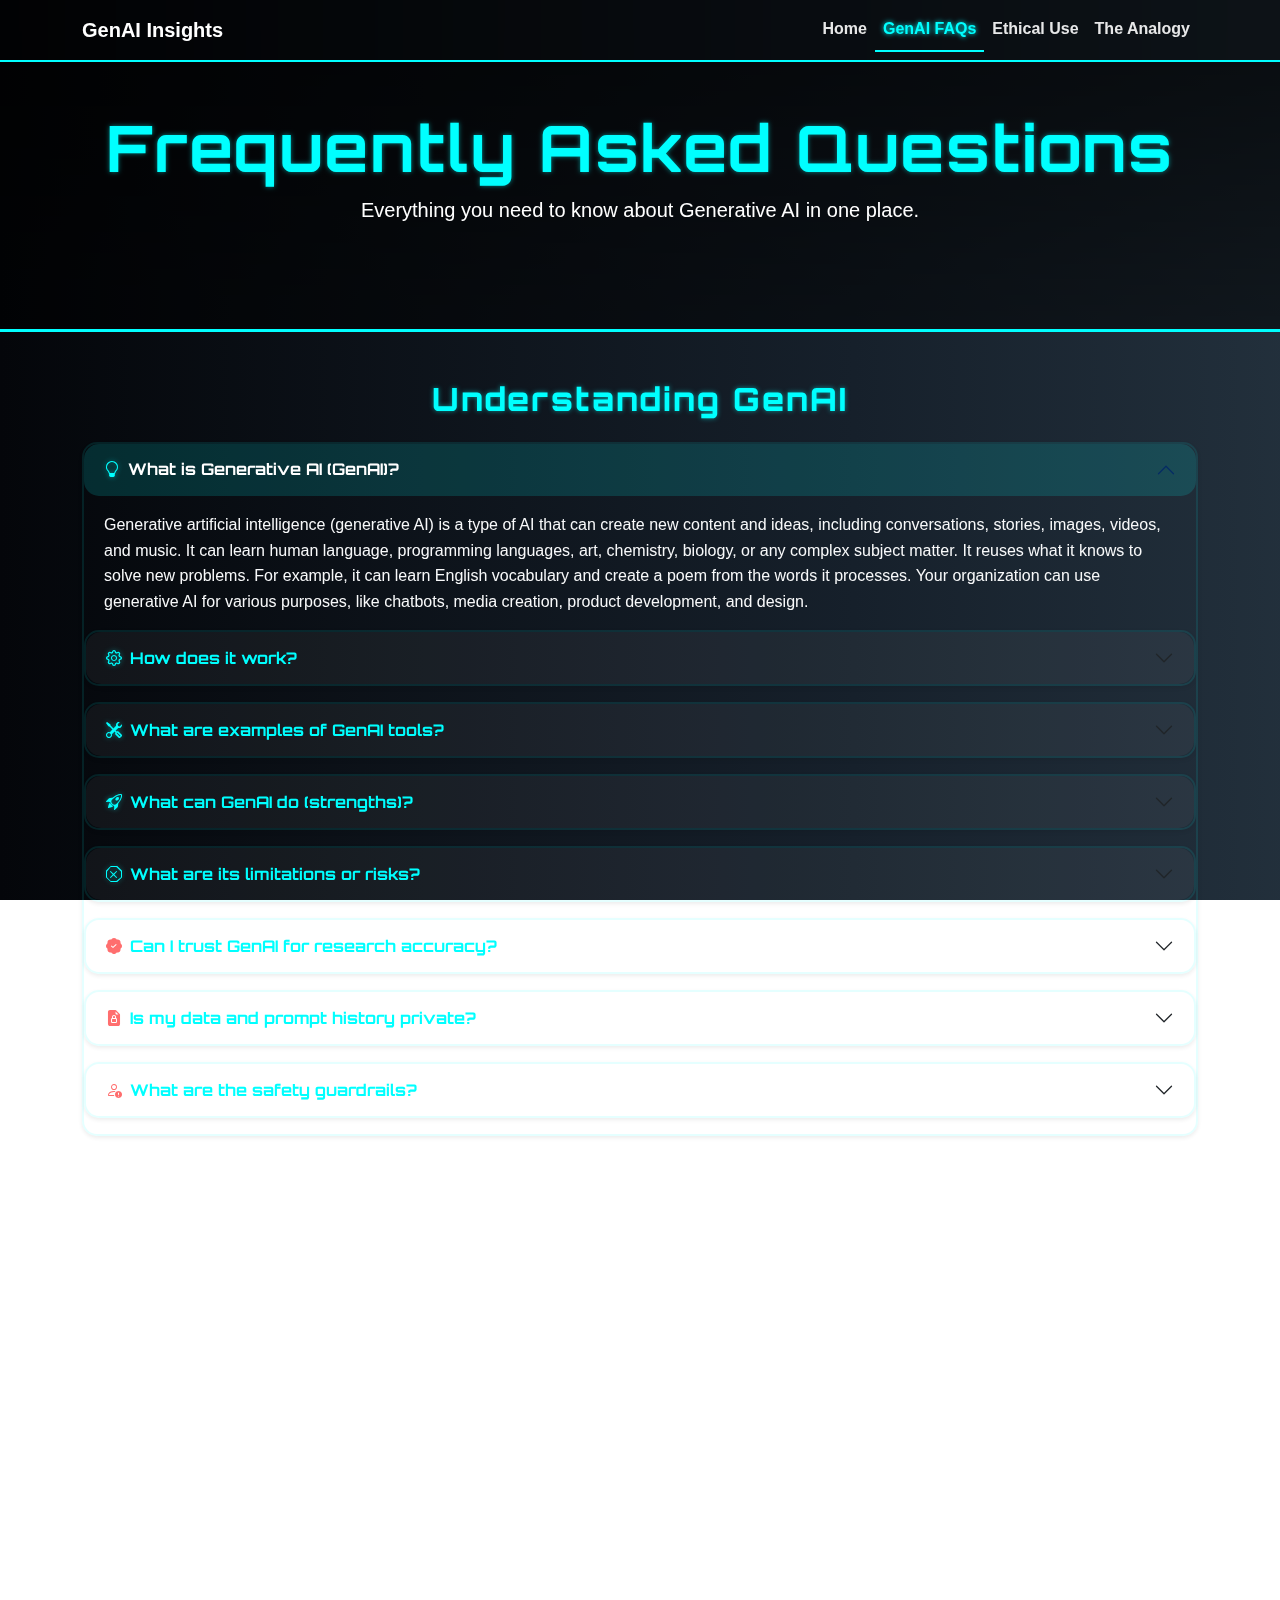
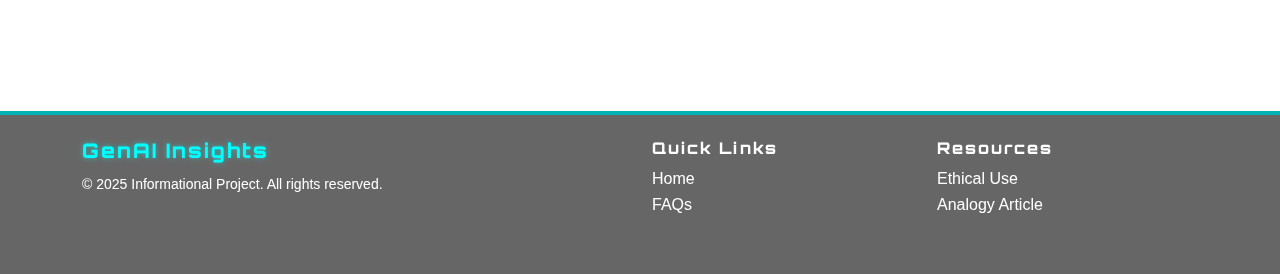
<file: project-root/faq.html>
<!DOCTYPE html>
<html lang="en">
<head>
    <meta charset="UTF-8">
    <meta name="viewport" content="width=device-width, initial-scale=1.0">
    <title>GenAI & Ethics | FAQs</title>
    <link href="https://cdn.jsdelivr.net/npm/bootstrap@5.3.3/dist/css/bootstrap.min.css" rel="stylesheet" integrity="sha384-QWTKZyjpPEjISv5WaRU9OFeRpok6YctnYmDr5pNlyT2bRjXh0JMhjY6hW+ALEwIH" crossorigin="anonymous">
    <link rel="stylesheet" href="https://cdn.jsdelivr.net/npm/bootstrap-icons@1.11.3/font/bootstrap-icons.min.css">
    <link rel="stylesheet" href="assets/css/style.css">
    <link href="https://unpkg.com/aos@2.3.1/dist/aos.css" rel="stylesheet">
    <link href="https://fonts.googleapis.com/css2?family=Space+Mono:wght@400;700&display=swap" rel="stylesheet">    
    <link href="https://fonts.googleapis.com/css2?family=Orbitron:wght@400;700;800;900&display=swap" rel="stylesheet">
</head>
<body class="bg-futuristic-dark">

    <nav class="navbar navbar-expand-lg navbar-dark glassy-navbar sticky-top shadow-sm">
        <div class="container">
            <a class="navbar-brand fw-bold" href="index.html">GenAI Insights</a>
            <button class="navbar-toggler" type="button" data-bs-toggle="collapse" data-bs-target="#navbarNav" aria-controls="navbarNav" aria-expanded="false" aria-label="Toggle navigation">
                <span class="navbar-toggler-icon"></span>
            </button>
            <div class="collapse navbar-collapse" id="navbarNav">
                <ul class="navbar-nav ms-auto">
                    <li class="nav-item">
                        <a class="nav-link" href="index.html">Home</a>
                    </li>
                    <li class="nav-item">
                        <a class="nav-link active" aria-current="page" href="faq.html">GenAI FAQs</a>
                    </li>
                    <li class="nav-item">
                        <a class="nav-link" href="ethics.html">Ethical Use</a>
                    </li>
                    <li class="nav-item">
                        <a class="nav-link" href="article.html">The Analogy</a>
                    </li>
                </ul>
            </div>
        </div>
    </nav>

    <header class="py-5 text-center text-white header-banner" data-aos="zoom-in">
        <div class="container">
            <h1 class="display-3 fw-bolder text-cyan-accent">Frequently Asked Questions</h1>
            <p class="lead">Everything you need to know about Generative AI in one place.</p>
        </div>
    </header>

    <main class="container my-5">
        <h2 class="text-center mb-4 text-cyan-accent" data-aos="fade-up">Understanding GenAI</h2>
        
        <div class="accordion glassy-accordion" id="genaiFaqs" data-aos="fade-up" data-aos-delay="100">

            <div class="accordion-item shadow-sm mb-3">
                <h3 class="accordion-header" id="headingOne">
                    <button class="accordion-button fw-bold" type="button" data-bs-toggle="collapse" data-bs-target="#collapseOne" aria-expanded="true" aria-controls="collapseOne">
                        <i class="bi bi-lightbulb me-2 text-cyan-accent"></i> What is Generative AI (GenAI)?
                    </button>
                </h3>
                <div id="collapseOne" class="accordion-collapse collapse show" aria-labelledby="headingOne" data-bs-parent="#genaiFaqs">
                    <div class="accordion-body text-light">
                        Generative artificial intelligence (generative AI) is a type of AI that can create new content and ideas, including conversations, stories, images, videos, and music. It can learn human language, programming languages, art, chemistry, biology, or any complex subject matter. It reuses what it knows to solve new problems. For example, it can learn English vocabulary and create a poem from the words it processes. Your organization can use generative AI for various purposes, like chatbots, media creation, product development, and design.
                </div>
            </div>

            <div class="accordion-item shadow-sm mb-3">
                <h3 class="accordion-header" id="headingTwo">
                    <button class="accordion-button collapsed fw-bold" type="button" data-bs-toggle="collapse" data-bs-target="#collapseTwo" aria-expanded="false" aria-controls="collapseTwo">
                        <i class="bi bi-gear me-2 text-cyan-accent"></i> How does it work?
                    </button>
                </h3>
                <div id="collapseTwo" class="accordion-collapse collapse" aria-labelledby="headingTwo" data-bs-parent="#genaiFaqs">
                    <div class="accordion-body text-light">
                        GenAI works through using algorithms to learn from vast amounts of data to identify patterns, make predictions, and perform tasks that typically require human intelligence. This is a process of continuous learning, where the AI's models are trained on data, and then refined through feedback loops to improve accuracy over time without being explicitly programmed for every single scenario. 
                    </div>
                </div>
            </div>

            <div class="accordion-item shadow-sm mb-3">
                <h3 class="accordion-header" id="headingThree">
                    <button class="accordion-button collapsed fw-bold" type="button" data-bs-toggle="collapse" data-bs-target="#collapseThree" aria-expanded="false" aria-controls="collapseThree">
                        <i class="bi bi-tools me-2 text-cyan-accent"></i> What are examples of GenAI tools?
                    </button>
                </h3>
                <div id="collapseThree" class="accordion-collapse collapse" aria-labelledby="headingThree" data-bs-parent="#genaiFaqs">
                    <div class="accordion-body text-light">
                        Examples of GenAI tools include large language models like ChatGPT, Google Gemini, and Microsoft Copilot, as well as image generators such as DALL-E, Midjourney, and Adobe Firefly. Other categories include audio and video generators, code assistants like GitHub Copilot, and specialized tools for tasks like research, data analysis, and design. Here are some common types: <br><br>
                        <ul>
                            <li><b>ChatGPT</b>: A versatile chatbot for conversation, writing assistance, and brainstorming.</li>
                            <li><b>Google Gemini</b>: Can handle text, images, audio, and video to generate responses.</li>
                            <li><b>Claude</b>: A large language model developed by Anthropic.</li>
                            <li><b>Microsoft Copilot</b>: An AI assistant that integrates with Microsoft 365 to answer questions and generate text. </li>
                        </ul>
                    </div>
                </div>
            </div>

            <div class="accordion-item shadow-sm mb-3">
                <h3 class="accordion-header" id="headingFour">
                    <button class="accordion-button collapsed fw-bold" type="button" data-bs-toggle="collapse" data-bs-target="#collapseFour" aria-expanded="false" aria-controls="collapseFour">
                        <i class="bi bi-rocket-takeoff me-2 text-cyan-accent"></i> What can GenAI do (strengths)?
                    </button>
                </h3>
                <div id="collapseFour" class="accordion-collapse collapse" aria-labelledby="headingFour" data-bs-parent="#genaiFaqs">
                    <div class="accordion-body text-light">
                        Generative AI (GenAI) excels at creating new, original content, automating time-consuming tasks, and analyzing large volumes of data to provide insights, thereby significantly boosting human productivity and creativity across various industries. Common use cases include:
                        <ul>
                            <li><b>Diverse outputs</b>: GenAI can produce what seems like diverse and original outputs. It can create content through capturing nuances in language, based on patterns which we may not have seen before in the data they were trained on. This helps to open up different perspectives and can give us ideas on how to explore topics from a variety of viewpoints.</li>
                            <li><b>Levelling the playing field</b>: Gen AI can process and interpret human language in a conversational style, which allows it to generate contextually relevant responses to user prompts. It can also reformulate text to simplify or summarise it, which can help people start to understand more complex ideas. Gen AI can also process and generate text in multiple languages.</li>
                            <li><b>Organisational productivity</b>: Gen AI can be fine-tuned for different domains, so it can be made widely available for a variety of tasks. Some examples include chatbots, content generation and language translation. This can help boost organisational productivity. Gen AI can answer questions in a human-like style, reduce effort on tedious and monotonous tasks, provide accessible summaries of complex topics, produce automatic translations and transcriptions, etc.</li>
                            <li><b>Personalisation</b>: Gen AI models can remember previous interactions, which results in more coherent and relevant conversation experiences for users. You can ask some models to remember your writing style or how you want to present your data. You can even ask a chat tool to test your knowledge against any piece of content. Gen AI can generate quick responses, which produces rapid interactions and real-time applications.</li>
                            <li><b>Industry applications</b>: It is anticipated that most industry and workplaces will be using a form of Generative AI in the future to enhance and optimise their work. Gen AI is already integrating into our daily learning and work tools, such as Copilot within Microsoft Office, or the AI content generator in Grammarly. So it is important to develop your skills in using Gen AI effectively and ethically.</li>
                        </ul>
                    </div>
                </div>
            </div>

            <div class="accordion-item shadow-sm mb-3">
                <h3 class="accordion-header" id="headingFive">
                    <button class="accordion-button collapsed fw-bold" type="button" data-bs-toggle="collapse" data-bs-target="#collapseFive" aria-expanded="false" aria-controls="collapseFive">
                        <i class="bi bi-x-octagon me-2 text-cyan-accent"></i> What are its limitations or risks?
                    </button>
                </h3>
                <div id="collapseFive" class="accordion-collapse collapse" aria-labelledby="headingFive" data-bs-parent="#genaiFaqs">
                    <div class="accordion-body text-light">
                        Generative AI risks fall into several broad categories: functional, operational and legal.
                        <ul>
                            <li><b>Functional risks</b>: The ongoing usefulness of an organization's AI tools is threatened by functional risks. Model drift and data poisoning are two major functional hazards.

                            When a model gradually loses alignment with the space it was taught to assist, this is known as model drift. Retraining the model on updated data is necessary to fix this issue, but it can be expensive and time-consuming.

                            When a hostile nation-state or commercial rival taints the data stream used to train a model, this is known as "data poisoning." A pre-released training cycle or a model that self-modifies using input from production data could be contaminated by adversaries.</li>
                            <li><b>Operational risks</b>: Operational risks are those that could impair a business's capacity to operate.

                            The dangers of employing the output of a poisoned model or heeding faulty AI-generated recommendations are partly caused by the misdirection and consequent resource waste.  Additionally, there is the problem of squandering funds that could have been used for more sensible tactics, which leads to lost opportunities.

                            Unwanted exposure of private intellectual property is another issue.  Malicious actors could cause generative AI tools to reveal private information by carefully crafting prompts.  Such leaks have the potential to expose trade secrets and undermine competitive advantages.</li>
                            <li><b>Legal risks</b>: When an organization uses generative AI, it runs the danger of being sued in both civil and criminal court.

                            Confabulation may result in these legal issues, such as when a consumer is hurt by inaccurate information provided by an organization's AI tool.  When AI systems evaluate documents like loan applications and resumes, biases can result in penalties, fines, lawsuits, and reputational harm for the companies involved.

                            Another concern for users of generative AI systems is copyright infringement.  Copyrighted works may be included in an LLM's training data, and it is currently unclear if replies based on such data constitute copyright infringement.  Similarly, companies may face legal action, fines, and reputational harm if generative AI algorithms reveal personally identifying information.</li>
                        </ul>
                    </div>
                </div>
            </div>

            <div class="accordion-item shadow-sm mb-3">
                <h3 class="accordion-header" id="headingSix">
                    <button class="accordion-button collapsed fw-bold" type="button" data-bs-toggle="collapse" data-bs-target="#collapseSix" aria-expanded="false" aria-controls="collapseSix">
                        <i class="bi bi-patch-check-fill me-2 text-danger"></i> Can I trust GenAI for research accuracy?
                    </button>
                </h3>
                <div id="collapseSix" class="accordion-collapse collapse" aria-labelledby="headingSix" data-bs-parent="#genaiFaqs">
                    <div class="accordion-body text-light">
                       <b>NO</b>, you cannot blindly trust Generative AI (GenAI) for research accuracy. GenAI models are designed to generate plausible-sounding content based on patterns in their training data, not to verify facts, which often leads to inaccuracies known as "hallucinations". Human oversight and critical evaluation are essential when using GenAI for any work requiring factual correctness. 
                    </div>
                </div>
            </div>

            <div class="accordion-item shadow-sm mb-3">
                <h3 class="accordion-header" id="headingSeven">
                    <button class="accordion-button collapsed fw-bold" type="button" data-bs-toggle="collapse" data-bs-target="#collapseSeven" aria-expanded="false" aria-controls="collapseSeven">
                        <i class="bi bi-file-earmark-lock-fill me-2 text-danger"></i> Is my data and prompt history private?
                    </button>
                </h3>
                <div id="collapseSeven" class="accordion-collapse collapse" aria-labelledby="headingSeven" data-bs-parent="#genaiFaqs">
                    <div class="accordion-body text-light">
                        Whether your data and prompt history are private depends entirely on the specific AI service you are using and its terms of service and privacy policy. In general, public AI platforms often collect and use user inputs to train and improve their models, meaning they are not entirely private by default. However, some services offer options for enhanced privacy, such as not storing prompts or using end-to-end encryption. Always review the privacy settings and policies of the AI tool you are using to understand how your data is handled.
                    </div>
                </div>
            </div>

            <div class="accordion-item shadow-sm mb-3">
                <h3 class="accordion-header" id="headingEight">
                    <button class="accordion-button collapsed fw-bold" type="button" data-bs-toggle="collapse" data-bs-target="#collapseEight" aria-expanded="false" aria-controls="collapseEight">
                        <i class="bi bi-person-exclamation me-2 text-danger"></i> What are the safety guardrails?
                    </button>
                </h3>
                <div id="collapseEight" class="accordion-collapse collapse" aria-labelledby="headingEight" data-bs-parent="#genaiFaqs">
                    <div class="accordion-body text-light">
                       Safety guardrails in generative AI are a set of controls that prevent AI models from producing harmful, biased, or inaccurate outputs. These guardrails are built into different stages of the AI pipeline and include technical measures to block attacks, ethical filters to block inappropriate content, and operational rules to ensure legal and brand compliance. Examples include filtering out hate speech, protecting personal information, and preventing the model from going off-topic or providing dangerous advice. 
                    </div>
                </div>
            </div>

        </div>

        <section class="mt-5 p-4 glassy-section rounded" data-aos="fade-up">
            <h3 class="text-cyan-accent mb-3">References</h3>
            <ul class="list-group list-group-flush small text-light">
                <li class="list-group-item glassy-list-item">https://aws.amazon.com/what-is/generative-ai/</li>
                <li class="list-group-item glassy-list-item">https://www.coursera.org/articles/how-does-ai-work</li>
                <li class="list-group-item glassy-list-item">https://camosun.libguides.com/artificialintelligence/aitools</li>
                <li class="list-group-item glassy-list-item">https://generative-ai.leeds.ac.uk/intro-gen-ai/strengths-and-weaknesses/</li>
                <li class="list-group-item glassy-list-item">https://www.techtarget.com/searchenterpriseai/tip/What-are-the-risks-and-limitations-of-generative-AI</li>
                <li class="list-group-item glassy-list-item">https://www.finnpartners.com/news-insights/beyond-the-hype-why-generative-ai-cant-be-the-final-word-on-data-accuracy/#:~:text=Key%20Takeaways:,What%20the%20MRS%20report%20found</li>
                <li class="list-group-item glassy-list-item">https://theconversation.com/ai-tools-collect-and-store-data-about-you-from-all-your-devices-heres-how-to-be-aware-of-what-youre-revealing-251693#:~:text=Many%20tools%20that%20include%20AI,not%20seem%20to%20be%20active.</li>
                <li class="list-group-item glassy-list-item">https://coralogix.com/ai-blog/understanding-why-ai-guardrails-are-necessary-ensuring-ethical-and-responsible-ai-use/#:~:text=Ethical%20guardrails%20that%20ensure%20the,safeguard%20the%20app%20against%20hallucinations.</li>
            </ul>
        </section>

    </main>

    <footer class="glassy-footer py-4 mt-5">
        <div class="container text-white">
            <div class="row">
                <div class="col-md-6 mb-3">
                    <h5 class="text-cyan-accent">GenAI Insights</h5>
                    <p><small>&copy; 2025 Informational Project. All rights reserved.</small></p>
                </div>
                <div class="col-md-3 mb-3">
                    <h6>Quick Links</h6>
                    <ul class="list-unstyled">
                        <li><a href="index.html" class="text-white text-decoration-none">Home</a></li>
                        <li><a href="faq.html" class="text-white text-decoration-none">FAQs</a></li>
                    </ul>
                </div>
                <div class="col-md-3 mb-3">
                    <h6>Resources</h6>
                    <ul class="list-unstyled">
                        <li><a href="ethics.html" class="text-white text-decoration-none">Ethical Use</a></li>
                        <li><a href="article.html" class="text-white text-decoration-none">Analogy Article</a></li>
                    </ul>
                </div>
            </div>
        </div>
    </footer>

    <script src="https://cdn.jsdelivr.net/npm/bootstrap@5.3.3/dist/js/bootstrap.bundle.min.js" integrity="sha384-YvpcrYf0tY3lHB60NNkmXc5s9fDVZLESaAA55NDzOxhy9GkcIdslK1eN7N6jIeHz" crossorigin="anonymous"></script>
    <script src="https://unpkg.com/aos@2.3.1/dist/aos.js"></script>
    <script src="assets/js/main.js"></script>
</body>
</html>
</file>
<file: assets/css/style.css>
:root {
    --color-dark-base: #0a0a0c;
    --color-accent: #00ffff;
    --color-accent-dark: #00b3b3;
    --color-text-light: #b7bac1;
}

.text-cyan-accent {
    color: var(--color-accent) !important;
    text-shadow: 0 0 5px rgba(0, 255, 255, 0.5);
}

.text-danger {
    color: #ff6e6e !important;
}

body {
    color: var(--color-text-light);
    background: repeating-linear-gradient(to right,
        #04060a,
        #16202b,
        #2e3f4c,
        #4b636d,
        #6d898e,
        #95aeaf,
        #c2d1d0
    );
    background-size: 400% 400%;
    animation: gradientBG 10s linear infinite;
    min-height: 100vh;
    background-attachment: fixed;
    scroll-behavior: smooth;
    font-family: 'Segoe UI', Tahoma, Geneva, Verdana, sans-serif;
    line-height: 1.6;
}

@keyframes gradientBG {
    0% {
        background-position: 0% 50%;
    }
    50% {
        background-position: 100% 50%;
    }
    100% {
        background-position: 0% 50%;
    }
}


h1, h2, h3, h4, h5, h6 {
    font-family: 'Orbitron', sans-serif;
    font-weight: 800;
    letter-spacing: 2px;
}

.glassy-base {
    background: rgba(0, 0, 0, 0.377);
    backdrop-filter: blur(25px);
    border: 4px solid var(--color-accent-dark);
    border-radius: 50px;
    box-shadow: 0 0 40px rgba(0, 0, 0, 0.4);
    transition: all 0.3s ease-in-out;
    padding: 20px;
}

.glassy-navbar {
    background: rgba(0, 0, 0, 0.6);
    backdrop-filter: blur(20px);
    border-bottom: 2px solid var(--color-accent);
}

.glassy-navbar .nav-link {
    color: rgba(255, 255, 255, 0.9) !important;
    font-weight: 700;
    transition: color 0.3s ease;
}

.glassy-navbar .nav-link:hover,
.glassy-navbar .nav-link.active {
    color: var(--color-accent) !important;
    text-shadow: 0 0 5px var(--color-accent);
    border-bottom: 2px solid var(--color-accent);
}

.hero-section {
    height: 85vh;
    align-items: center;
    background-image: url('../img/earth.jpg');
    background-position: center;
    background-size: cover;
    border-bottom: 3px solid var(--color-accent);
}

.header-banner {
    min-height: 30vh;
    align-items: center;
    background-image: url('img/earth.jpg');
    background-position: center;
    background-size: cover;
    border-bottom: 3px solid var(--color-accent);
}

.glassy-section,
.glassy-article {
    padding: 2.5rem;
    margin: 2rem auto;
    max-width: 1200px;
    width: 100%;
}


.glassy-card {
    background: rgba(255, 255, 255, 0.05);
    backdrop-filter: blur(10px);
    border: 2px solid rgba(0, 255, 255, 0.2);
    border-radius: 15px;
    box-shadow: 0 5px 15px rgba(0, 0, 0, 0.3);
    padding: 1rem;
    color: #fff;
    transition: all 0.3s ease-in-out;
}

.glassy-card-bold {
    background: rgba(255, 255, 255, 0.05);
    backdrop-filter: blur(10px);
    border: 2px solid rgba(0, 255, 255, 0.2);
    border-radius: 15px;
    box-shadow: 0 5px 15px rgba(0, 0, 0, 0.3);
    padding: 1rem;
    color: #fff;
    transition: all 0.3s ease-in-out;
    background: rgba(0, 255, 255, 0.1);
    border: 3px solid var(--color-accent);
}


.btn-glassy {
    background: var(--color-accent);
    color: var(--color-dark-base) !important;
    font-weight: bold;
    border: none;
    border-radius: 10px;
    box-shadow: 0 0 10px rgba(0, 255, 255, 0.5);
    transition: all 0.3s;
}

.btn-glassy:hover {
    background: #ffffff;
    color: var(--color-dark-base) !important;
    transform: translateY(-3px);
    box-shadow: 0 0 20px var(--color-accent);
}

.btn-outline-glassy {
    background: rgba(255, 255, 255, 0.05);
    color: var(--color-accent) !important;
    border: 2px solid var(--color-accent);
    border-radius: 10px;
    font-weight: 500;
    transition: all 0.3s;
}

.btn-outline-glassy:hover {
    background: rgba(0, 255, 0, 0.1);
    color: #fff !important;
    border-color: #fff;
    transform: translateY(-3px);
}

.glassy-accordion .accordion-item {
    background: transparent;
    backdrop-filter: none;
    border: 2px solid rgba(0, 255, 255, 0.1);
    border-radius: 15px;
    margin-bottom: 1.5rem;
    box-shadow: 0 5px 15px rgba(0, 0, 0, 0.3);
}

.glassy-accordion .accordion-button {
    background: rgba(255, 255, 255, 0.05);
    color: var(--color-accent);
    border-radius: 15px !important;
    font-weight: 600;
}

.glassy-accordion .accordion-button:not(.collapsed) {
    background: rgba(0, 255, 255, 0.15);
    color: #fff;
    box-shadow: none;
}

.glassy-list-item {
    background: transparent !important;
    border-color: rgba(0, 255, 255, 0.1) !important;
    color: rgba(255, 255, 255, 0.8) !important;
}


.hover-lift:hover {
    transform: translateY(-8px);
    box-shadow: 0 15px 30px rgba(0, 255, 255, 0.4);
}

.hover-grow:hover {
    transform: scale(1.03);
    box-shadow: 0 15px 30px rgba(0, 255, 255, 0.4);
}

.glassy-footer {
    background: rgba(0, 0, 0, 0.6);
    backdrop-filter: blur(20px);
    border-top: 4px solid var(--color-accent-dark);
}

footer a {
    color: rgba(255, 255, 255, 0.9) !important;
}

footer a:hover {
    color: var(--color-accent) !important;
    text-shadow: 0 0 5px var(--color-accent);
}
</file>
<file: project-root/assets/css/style.css>
:root {
    --color-dark-base: #0a0a0c;
    --color-accent: #00ffff;
    --color-accent-dark: #00b3b3;
    --color-text-light: #b7bac1;
}


.text-cyan-accent {
    color: var(--color-accent) !important;
    text-shadow: 0 0 5px rgba(0, 255, 255, 0.5);
}

.text-danger {
    color: #ff6e6e !important;
}


body {
    
    color: var(--color-text-light); 
    background: repeating-linear-gradient(to right,
        #04060a,            
        #16202b,         
        #2e3f4c,         
        #4b636d,
        #6d898e,
        #95aeaf,
        #c2d1d0 
    );
    background-size: 400% 400%;
    animation: gradientBG 10s linear infinite;
    min-height: 100vh;
    background-attachment: fixed;

    scroll-behavior: smooth;
    

    font-family: 'Segoe UI', Tahoma, Geneva, Verdana, sans-serif;
    line-height: 1.6;
}

@keyframes gradientBG {
    0% {
        background-position: 0% 50%;
    }
    50% {
        background-position: 100% 50%;
    }
    100% {
        background-position: 0% 50%;
    }
}


h1, h2, h3, h4, h5, h6 {

    font-family: 'Orbitron', sans-serif; 
    font-weight: 800;
    letter-spacing: 2px;
}


.glassy-base {
    background: rgba(0, 0, 0, 0.377);
    backdrop-filter: blur(25px);
    border: 4px solid var(--color-accent-dark);
    border-radius: 50px;
    box-shadow: 0 0 40px rgba(0, 0, 0, 0.4); 
    transition: all 0.3s ease-in-out;
    padding: 20px;
}


.glassy-navbar {
    background: rgba(0, 0, 0, 0.6); 
    backdrop-filter: blur(20px); 
    border-bottom: 2px solid var(--color-accent);
}


.glassy-navbar .nav-link {
    color: rgba(255, 255, 255, 0.9) !important;
    font-weight: 700;
    transition: color 0.3s ease;
}


.glassy-navbar .nav-link:hover,
.glassy-navbar .nav-link.active { 
    color: var(--color-accent) !important;
    text-shadow: 0 0 5px var(--color-accent);
    border-bottom: 2px solid var(--color-accent);
}


.center-text {
    text-align: center;
}

.hero-section {
    height: 85vh;
    display: flex;
    align-items: center;
    align-items: center;
    background-image: url(../img/earth.jpg);
    background-size: cover;
    background-repeat: no-repeat;
    border-bottom: 3px solid var(--color-accent);
}

.header-banner {
    min-height: 30vh;
    background: linear-gradient(rgba(0, 0, 0, 0.7), rgba(0, 0, 0, 0.5));
    border-bottom: 3px solid var(--color-accent);
}


.glassy-section,
.glassy-article {
 
    padding: 2.5rem;
    margin: 2rem auto; 
    max-width: 1200px;
    width: 100%;
}



.glassy-card {
    background: rgba(255, 255, 255, 0.05); 
    backdrop-filter: blur(10px); 
    border: 2px solid rgba(0, 255, 255, 0.2); 
    border-radius: 15px; 
    box-shadow: 0 5px 15px rgba(0, 0, 0, 0.3);
    padding: 1rem;
    color: #fff;
    transition: all 0.3s ease-in-out;
}


.glassy-card-bold {
    background: rgba(255, 255, 255, 0.05); 
    backdrop-filter: blur(10px); 
    border: 2px solid rgba(0, 255, 255, 0.2); 
    border-radius: 15px; 
    box-shadow: 0 5px 15px rgba(0, 0, 0, 0.3);
    padding: 1rem;
    color: #fff;
    transition: all 0.3s ease-in-out;

    background: rgba(0, 255, 255, 0.1); 
    border: 3px solid var(--color-accent);
}



.btn-glassy {

    background: var(--color-accent);
    color: var(--color-dark-base) !important;
    font-weight: bold;
    border: none;
    border-radius: 10px;
    box-shadow: 0 0 10px rgba(0, 255, 255, 0.5);
    transition: all 0.3s;
}

.btn-glassy:hover {
    background: #ffffff;
    color: var(--color-dark-base) !important;
    transform: translateY(-3px);
    box-shadow: 0 0 20px var(--color-accent);
}

.btn-outline-glassy {
    background: rgba(255, 255, 255, 0.05);
    color: var(--color-accent) !important;
    border: 2px solid var(--color-accent);
    border-radius: 10px;
    font-weight: 500;
    transition: all 0.3s;
}

.btn-outline-glassy:hover {
    background: rgba(0, 255, 0, 0.1);
    color: #fff !important;
    border-color: #fff;
    transform: translateY(-3px);
}


.glassy-accordion .accordion-item {
    background: transparent;
    backdrop-filter: none;
    border: 2px solid rgba(0, 255, 255, 0.1);
    border-radius: 15px;
    margin-bottom: 1.5rem;
    box-shadow: 0 5px 15px rgba(0, 0, 0, 0.3);
}

.glassy-accordion .accordion-button {
    background: rgba(255, 255, 255, 0.05);
    color: var(--color-accent);
    border-radius: 15px !important;
    font-weight: 600;
}

.glassy-accordion .accordion-button:not(.collapsed) {
    background: rgba(0, 255, 255, 0.15);
    color: #fff;
    box-shadow: none;
}


.glassy-list-item {
    background: transparent !important;
    border-color: rgba(0, 255, 255, 0.1) !important;
    color: rgba(255, 255, 255, 0.8) !important;
}



.hover-lift:hover {
    transform: translateY(-8px);
    box-shadow: 0 15px 30px rgba(0, 255, 255, 0.4);
}

.hover-grow:hover {
    transform: scale(1.03);
    box-shadow: 0 15px 30px rgba(0, 255, 255, 0.4);
}


.glassy-footer {
    background: rgba(0, 0, 0, 0.6); 
    backdrop-filter: blur(20px);
    border-top: 4px solid var(--color-accent-dark);
}

footer a {
    color: rgba(255, 255, 255, 0.9) !important;
}

footer a:hover {
    color: var(--color-accent) !important;
    text-shadow: 0 0 5px var(--color-accent);
}

.bukgrand{
    background-image: url(../img/earth.jpg);

}
</file>
